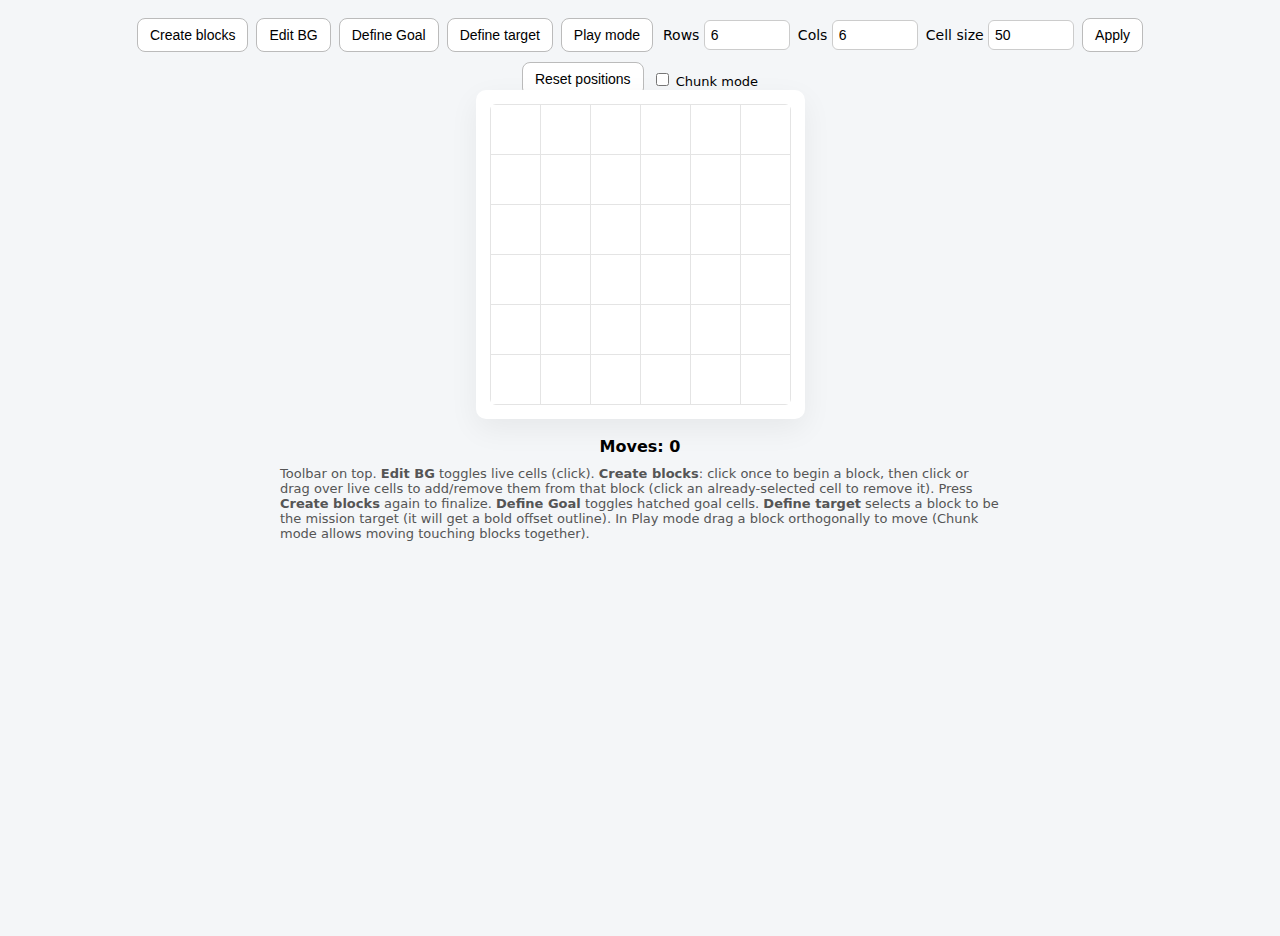
<file: Blocks.html>
<!doctype html>
<html lang="en">
<head>
<meta charset="utf-8" />
<meta name="viewport" content="width=device-width,initial-scale=1" />
<title>Klotski — Vibe Project (Recreated)</title>
<style>
  :root{--toolbar-h:72px}
  html,body{height:100%;margin:0;font-family:Inter,system-ui,Arial,Helvetica,sans-serif;background:#f4f6f8}
  .app{min-height:100%;display:flex;flex-direction:column;align-items:center;padding:18px}
  .toolbar{height:var(--toolbar-h);display:flex;gap:10px;align-items:center;justify-content:center;flex-wrap:wrap}
  .group{display:flex;gap:8px;align-items:center}
  button,input,label{font-size:14px}
  button{padding:8px 12px;border-radius:8px;border:1px solid #bbb;background:white;cursor:pointer}
  button.active{background:gray;color:#fff;border-color:gray}
  .center{display:flex;flex-direction:column;align-items:center;gap:10px}
  .stage-wrap{background:white;padding:14px;border-radius:10px;box-shadow:0 10px 30px rgba(0,0,0,0.06)}
  canvas{display:block;cursor:crosshair;border-radius:6px}
  .moves{margin-top:8px;font-weight:600;text-align:center}
  .hint{font-size:13px;color:#555;max-width:720px}
  .inp{width:72px;padding:6px;border-radius:6px;border:1px solid #ccc}
  .small{font-size:13px}
</style>
</head>
<body>
<div class="app">
  <div class="toolbar">
    <div class="group">
      <button id="createBlocksBtn">Create blocks</button>
      <button id="editBgBtn">Edit BG</button>
      <button id="defineGoalBtn">Define Goal</button>
      <button id="defineTargetBtn">Define target</button>
      <button id="playModeBtn">Play mode</button>
    </div>
    <div class="group">
      <label>Rows <input id="rows" class="inp" type="number" min="2" value="6"></label>
      <label>Cols <input id="cols" class="inp" type="number" min="2" value="6"></label>
      <label>Cell size <input id="cellSize" class="inp" type="number" min="20" value="50"></label>
      <button id="applyGrid">Apply</button>
    </div>
    <div class="group">
      <button id="resetPos">Reset positions</button>
      <label class="small"><input type="checkbox" id="chunkMode"> Chunk mode</label>
    </div>
  </div>

  <div class="center">
    <div class="stage-wrap">
      <canvas id="board"></canvas>
    </div>
    <div class="moves">Moves: <span id="movesCount">0</span></div>
    <div class="hint small">Toolbar on top. <strong>Edit BG</strong> toggles live cells (click). <strong>Create blocks</strong>: click once to begin a block, then click or drag over live cells to add/remove them from that block (click an already-selected cell to remove it). Press <strong>Create blocks</strong> again to finalize. <strong>Define Goal</strong> toggles hatched goal cells. <strong>Define target</strong> selects a block to be the mission target (it will get a bold offset outline). In Play mode drag a block orthogonally to move (Chunk mode allows moving touching blocks together).</div>
  </div>
</div>

<script>
(() => {
  // DOM
  const canvas = document.getElementById('board');
  const ctx = canvas.getContext('2d');
  const createBlocksBtn = document.getElementById('createBlocksBtn');
  const editBgBtn = document.getElementById('editBgBtn');
  const defineGoalBtn = document.getElementById('defineGoalBtn');
  const defineTargetBtn = document.getElementById('defineTargetBtn');
  const playModeBtn = document.getElementById('playModeBtn');
  const rowsInput = document.getElementById('rows');
  const colsInput = document.getElementById('cols');
  const cellSizeInput = document.getElementById('cellSize');
  const applyGridBtn = document.getElementById('applyGrid');
  const resetPosBtn = document.getElementById('resetPos');
  const chunkModeCheck = document.getElementById('chunkMode');
  const movesCountEl = document.getElementById('movesCount');

  // state
  let mode = 'editor'; // 'editor' | 'play'
  let tool = null; // 'create' | 'editbg' | 'goal' | 'target' | null
  let rows = parseInt(rowsInput.value,10);
  let cols = parseInt(colsInput.value,10);
  let cellSize = parseInt(cellSizeInput.value,10);

  // data
  let grid = []; // {active:boolean, goal:boolean}
  let blocks = []; // {id,color,cells:[{r,c}],initialCells,isTarget}
  let currentCreateBlock = null; // block being painted until finalize
  let savedInitial = null; let moves = 0;
  const palette = ['#ff8a4b','#8ecfff','#ffd166','#9be89f','#c49bff','#ffb3d9','#c0d6ff'];

  // sizing
  function resizeCanvas(){ canvas.width = cols * cellSize + 1; canvas.height = rows * cellSize + 1; canvas.style.width = canvas.width + 'px'; canvas.style.height = canvas.height + 'px'; draw(); }
  function makeGrid(r,c){ rows=r; cols=c; grid = Array.from({length:rows}, ()=>Array.from({length:cols}, ()=>({active:true, goal:false}))); }
  makeGrid(rows,cols); resizeCanvas();

  // helpers
  function inGrid(r,c){ return r>=0 && r<rows && c>=0 && c<cols; }
  function cellAtXY(clientX,clientY){ const rect = canvas.getBoundingClientRect(); const x = clientX - rect.left; const y = clientY - rect.top; const c = Math.floor(x / cellSize); const r = Math.floor(y / cellSize); const lx = x - c*cellSize; const ly = y - r*cellSize; return {r,c,lx,ly}; }
  function updateMoves(){ movesCountEl.textContent = moves; }

  function occupancy(list){ const map = Array.from({length:rows}, ()=>Array(cols).fill(null)); for(const b of list){ for(const z of b.cells) if(inGrid(z.r,z.c)) map[z.r][z.c] = b.id; } return map; }

  // drawing
  function drawGrid(){
    for(let r=0;r<rows;r++){
      for(let c=0;c<cols;c++){
        ctx.fillStyle = grid[r][c].active? '#fff':'#f0f0f0'; ctx.fillRect(c*cellSize, r*cellSize, cellSize, cellSize);
        if(grid[r][c].goal){ ctx.save(); ctx.beginPath(); ctx.rect(c*cellSize, r*cellSize, cellSize, cellSize); ctx.clip(); ctx.strokeStyle='rgba(0,0,0,0.12)'; for(let i=-cellSize;i<cellSize*2;i+=8){ ctx.beginPath(); ctx.moveTo(c*cellSize+i, r*cellSize); ctx.lineTo(c*cellSize+i+cellSize, r*cellSize+cellSize); ctx.stroke(); } ctx.restore(); }
      }
    }
    ctx.strokeStyle = '#e4e4e4'; ctx.lineWidth = 1;
    for(let r=0;r<=rows;r++){ ctx.beginPath(); ctx.moveTo(0, r*cellSize+0.5); ctx.lineTo(cols*cellSize, r*cellSize+0.5); ctx.stroke(); }
    for(let c=0;c<=cols;c++){ ctx.beginPath(); ctx.moveTo(c*cellSize+0.5, 0); ctx.lineTo(c*cellSize+0.5, rows*cellSize); ctx.stroke(); }
  }

  function drawBlocks(){
    // draw blocks by cell
    for(const b of blocks){
      for(const z of b.cells){ ctx.fillStyle = b.color; ctx.fillRect(z.c*cellSize+2, z.r*cellSize+2, cellSize-4, cellSize-4); }
    }
    // draw bold offset outline for target block only
    const target = blocks.find(b=>b.isTarget);
    if(target){
      // build pixel path around union of target cells using simple algorithm: draw slightly enlarged rects and use globalCompositeOperation to get outer stroke — here we'll just stroke each cell's perimeter with offset to create a chunky outline effect
      ctx.save(); ctx.lineWidth = 4; ctx.strokeStyle = '#000';
      for(const z of target.cells){ const x = z.c*cellSize+1, y = z.r*cellSize+1, s = cellSize-2; ctx.strokeRect(x,y,s,s); }
      ctx.restore();
    }
  }

  function draw(){ ctx.clearRect(0,0,canvas.width,canvas.height); drawGrid(); drawBlocks(); }

  // block creation
  function startCreateBlock(){ const id = Date.now() + Math.random(); const color = palette[blocks.length % palette.length]; const b = {id, color, cells:[], initialCells:[], isTarget:false}; blocks.push(b); currentCreateBlock = b; saveInitial(); draw(); }
  function finalizeCreateBlock(){ if(currentCreateBlock){ currentCreateBlock.initialCells = currentCreateBlock.cells.map(x=>({r:x.r,c:x.c})); currentCreateBlock = null; saveInitial(); draw(); } }
  function toggleCellInCurrentBlock(r,c){ if(!inGrid(r,c)) return false; if(!grid[r][c].active) return false; const occ = occupancy(blocks); // cannot add if occupied by another block
    if(occ[r][c] !== null && occ[r][c] !== (currentCreateBlock && currentCreateBlock.id)) return false;
    if(!currentCreateBlock) return false;
    const idx = currentCreateBlock.cells.findIndex(z=>z.r===r && z.c===c);
    if(idx>=0){ currentCreateBlock.cells.splice(idx,1); return true; }
    currentCreateBlock.cells.push({r,c}); return true;
  }

  function setTargetByCell(r,c){ const occ = occupancy(blocks); const id = occ[r][c]; for(const b of blocks) b.isTarget=false; if(id){ const b = blocks.find(x=>x.id===id); if(b) b.isTarget = true; saveInitial(); draw(); } }

  function saveInitial(){ savedInitial = blocks.map(b=>({id:b.id, cells:b.cells.map(x=>({r:x.r,c:x.c})), color:b.color, isTarget:b.isTarget})); }
  function resetToInitial(){ if(!savedInitial) return; blocks = savedInitial.map(s=>({id:s.id, cells:s.cells.map(x=>({r:x.r,c:x.c})), initialCells:s.cells.map(x=>({r:x.r,c:x.c})), color:s.color, isTarget:s.isTarget})); moves=0; updateMoves(); draw(); }

  // movement & collisions
  function canMove(blockIds, dr, dc){ const occ = occupancy(blocks); const staticMap = Array.from({length:rows}, ()=>Array(cols).fill(null)); for(const b of blocks){ if(!blockIds.includes(b.id)){ for(const z of b.cells) staticMap[z.r][z.c] = b.id; } }
    for(const id of blockIds){ const b = blocks.find(x=>x.id===id); for(const z of b.cells){ const nr=z.r+dr, nc=z.c+dc; if(!inGrid(nr,nc)) return false; if(!grid[nr][nc].active) return false; if(staticMap[nr][nc] !== null) return false; } }
    return true; }
  function moveBlockIds(blockIds, dr, dc){ for(const id of blockIds){ const b = blocks.find(x=>x.id===id); for(const z of b.cells){ z.r += dr; z.c += dc; } } }

  function findTouching(startId, dir){ const dirVec = {left:[0,-1], right:[0,1], up:[-1,0], down:[1,0]}[dir]; if(!dirVec) return [startId]; const [dr,dc] = dirVec; const occ = occupancy(blocks); const q=[startId]; const seen=new Set(q);
    while(q.length){ const id=q.shift(); const b=blocks.find(x=>x.id===id); for(const cell of b.cells){ const nr=cell.r+dr, nc=cell.c+dc; if(inGrid(nr,nc)){ const other = occ[nr][nc]; if(other !== null && !seen.has(other)){ seen.add(other); q.push(other); } } } }
    return Array.from(seen); }

  // interaction
  let dragging=false, dragMode=null; // 'paint' or 'move'
  let dragStart=null, dragBlock=null, movePreview={dr:0,dc:0,blockIds:[]};

  canvas.addEventListener('pointerdown', (ev)=>{
    canvas.setPointerCapture(ev.pointerId);
    const p = cellAtXY(ev.clientX, ev.clientY);
    if(!inGrid(p.r,p.c)) return;
    if(mode==='editor'){
      if(tool==='editbg'){ grid[p.r][p.c].active = !grid[p.r][p.c].active; draw(); return; }
      if(tool==='goal'){ grid[p.r][p.c].goal = !grid[p.r][p.c].goal; draw(); return; }
      if(tool==='create'){
        if(!currentCreateBlock) startCreateBlock(); dragging=true; dragMode='paint'; toggleCellInCurrentBlock(p.r,p.c); draw(); return; }
      if(tool==='target'){ setTargetByCell(p.r,p.c); return; }
    } else if(mode==='play'){
      const occ = occupancy(blocks); const id = occ[p.r][p.c]; if(!id) return; dragBlock = blocks.find(b=>b.id===id); dragging=true; dragMode='move'; dragStart={x:ev.clientX,y:ev.clientY}; movePreview={dr:0,dc:0,blockIds:[]}; }
  });

  canvas.addEventListener('pointermove', (ev)=>{
    const p = cellAtXY(ev.clientX, ev.clientY);
    if(!inGrid(Math.max(0,Math.min(rows-1,p.r)), Math.max(0,Math.min(cols-1,p.c)))) return;
    if(!dragging) return;
    if(dragMode==='paint'){
      toggleCellInCurrentBlock(p.r,p.c); draw();
    } else if(dragMode==='move'){
      const dx = ev.clientX - dragStart.x; const dy = ev.clientY - dragStart.y; let dr=0, dc=0;
      if(Math.abs(dx) > Math.abs(dy)){
        const steps = Math.floor(Math.abs(dx) / cellSize); dc = Math.sign(dx) * steps;
      } else {
        const steps = Math.floor(Math.abs(dy) / cellSize); dr = Math.sign(dy) * steps;
      }
      if(dr===0 && dc===0){ movePreview={dr:0,dc:0,blockIds:[]}; draw(); return; }
      let blockIds = [dragBlock.id];
      if(chunkModeCheck.checked){ const dir = dr!==0 ? (dr>0?'down':'up') : (dc>0?'right':'left'); blockIds = findTouching(dragBlock.id, dir); }
      const maxStep = Math.max(Math.abs(dr), Math.abs(dc)); const sgnR = dr===0?0:Math.sign(dr); const sgnC = dc===0?0:Math.sign(dc); let allowed=0;
      for(let s=1;s<=maxStep;s++){ if(canMove(blockIds, s*sgnR, s*sgnC)) allowed=s; else break; }
      movePreview={dr:allowed*sgnR, dc:allowed*sgnC, blockIds}; draw(); if(allowed>0){ ctx.save(); ctx.globalAlpha=0.22; for(const id of blockIds){ const b=blocks.find(x=>x.id===id); for(const z of b.cells){ ctx.fillStyle=b.color; ctx.fillRect((z.c+movePreview.dc)*cellSize+2, (z.r+movePreview.dr)*cellSize+2, cellSize-4, cellSize-4); } } ctx.restore(); }
    }
  });

  canvas.addEventListener('pointerup', (ev)=>{
    canvas.releasePointerCapture(ev.pointerId);
    if(!dragging) return; dragging=false;
    if(dragMode==='paint'){ saveInitial(); draw(); }
    else if(dragMode==='move'){
      if(movePreview && (movePreview.dr!==0 || movePreview.dc!==0)){
        moveBlockIds(movePreview.blockIds, movePreview.dr, movePreview.dc); moves++; updateMoves(); draw();
        // win check
        const target = blocks.find(b=>b.isTarget);
        if(target){ const allInGoal = target.cells.every(z=> grid[z.r] && grid[z.r][z.c] && grid[z.r][z.c].goal); if(allInGoal) setTimeout(()=>alert('Target delivered! Moves: '+moves),50); }
      }
      movePreview={dr:0,dc:0,blockIds:[]}; draw();
    }
    dragMode=null; dragBlock=null;
  });

  // UI actions
  function setActiveButton(name){ document.querySelectorAll('button').forEach(b=>b.classList.remove('active')); if(!name) return; const el = document.getElementById(name); if(el) el.classList.add('active'); }

  createBlocksBtn.addEventListener('click', ()=>{
    if(tool==='create'){ finalizeCreateBlock(); tool=null; setActiveButton(null); }
    else { tool='create'; setActiveButton('createBlocksBtn'); editBgBtn.classList.remove('active'); defineGoalBtn.classList.remove('active'); defineTargetBtn.classList.remove('active'); playModeBtn.classList.remove('active'); mode='editor'; }
  });

  editBgBtn.addEventListener('click', ()=>{
    if(tool==='editbg'){ tool=null; setActiveButton(null); } else { tool='editbg'; setActiveButton('editBgBtn'); createBlocksBtn.classList.remove('active'); defineGoalBtn.classList.remove('active'); defineTargetBtn.classList.remove('active'); playModeBtn.classList.remove('active'); mode='editor'; }
  });

  defineGoalBtn.addEventListener('click', ()=>{
    if(tool==='goal'){ tool=null; setActiveButton(null); } else { tool='goal'; setActiveButton('defineGoalBtn'); createBlocksBtn.classList.remove('active'); editBgBtn.classList.remove('active'); defineTargetBtn.classList.remove('active'); playModeBtn.classList.remove('active'); mode='editor'; }
  });

  defineTargetBtn.addEventListener('click', ()=>{
    if(tool==='target'){ tool=null; setActiveButton(null); } else { tool='target'; setActiveButton('defineTargetBtn'); createBlocksBtn.classList.remove('active'); editBgBtn.classList.remove('active'); defineGoalBtn.classList.remove('active'); playModeBtn.classList.remove('active'); mode='editor'; }
  });

  playModeBtn.addEventListener('click', ()=>{ if(currentCreateBlock) finalizeCreateBlock(); tool=null; setActiveButton('playModeBtn'); mode='play'; });

  applyGridBtn.addEventListener('click', ()=>{
    const r = parseInt(rowsInput.value,10); const c = parseInt(colsInput.value,10); const s = parseInt(cellSizeInput.value,10);
    if(isNaN(r)||isNaN(c)||isNaN(s)|| r<1 || c<1) return alert('Invalid grid values'); rows=r; cols=c; cellSize=s; // preserve goal flags and clip blocks
    const old = grid; makeGrid(rows,cols);
    for(let rr=0; rr<Math.min(old.length, rows); rr++) for(let cc=0; cc<Math.min(old[0].length, cols); cc++){ grid[rr][cc].goal = old[rr][cc].goal; grid[rr][cc].active = old[rr][cc].active; }
    blocks = blocks.map(b=>({ id:b.id, color:b.color, cells: b.cells.filter(z=> inGrid(z.r,z.c) && grid[z.r][z.c].active ), initialCells: b.initialCells? b.initialCells.filter(z=> inGrid(z.r,z.c) && grid[z.r][z.c].active):[], isTarget:b.isTarget })).filter(b=>b.cells.length>0);
    resizeCanvas(); saveInitial(); draw();
  });

  resetPosBtn.addEventListener('click', ()=>{ resetToInitial(); });

  // dblclick to set target in target tool
  canvas.addEventListener('dblclick', (ev)=>{ if(tool!=='target') return; const p = cellAtXY(ev.clientX,ev.clientY); if(!inGrid(p.r,p.c)) return; setTargetByCell(p.r,p.c); });

  // initial
  draw(); updateMoves();
})();
</script>
</body>
</html>
</file>
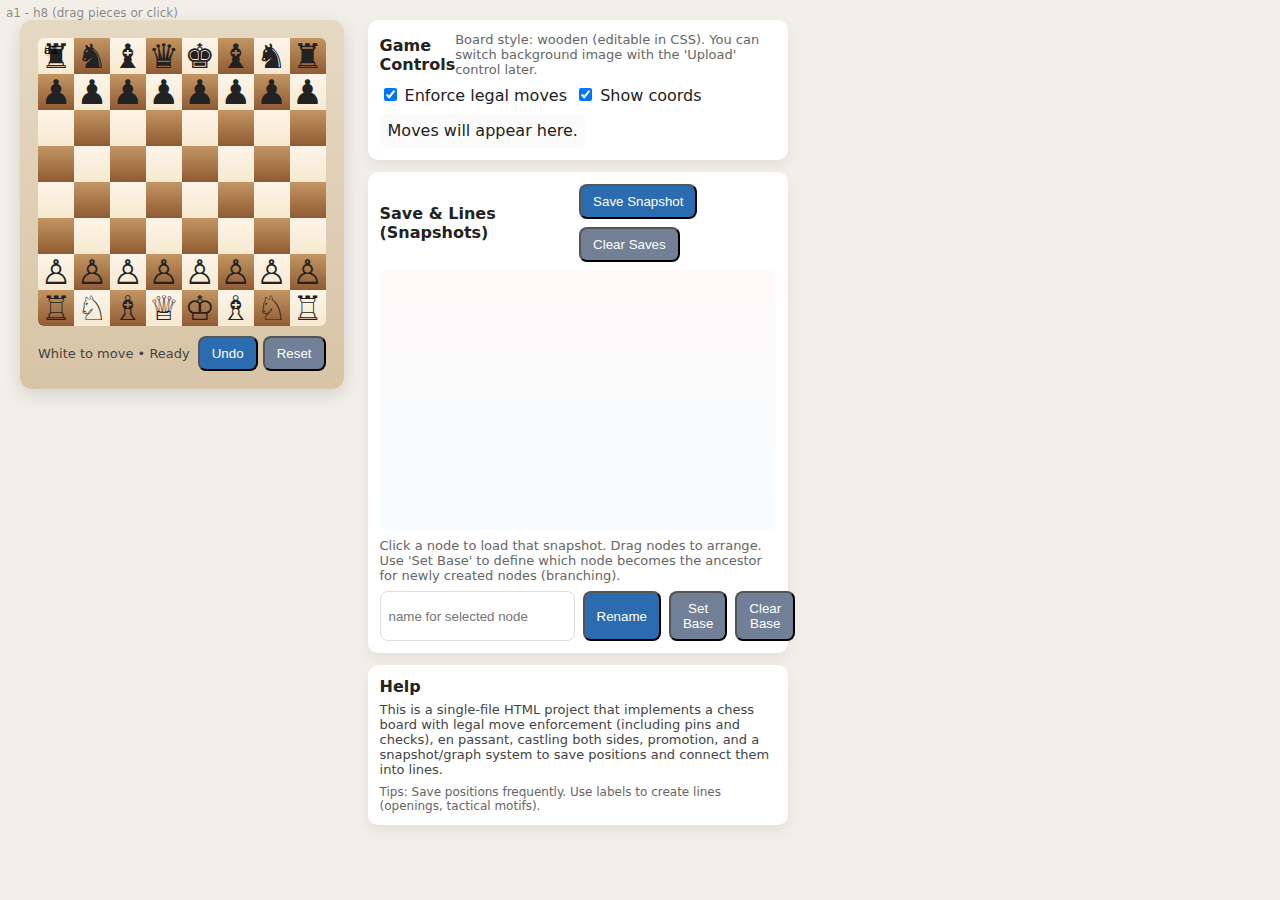
<file: docs/CHESS2.html>
<!doctype html>
<html lang="en">
<head>
<meta charset="utf-8" />
<meta name="viewport" content="width=device-width,initial-scale=1" />
<title>Chess Study v0.8</title>
<style>
:root{
  --board-size:min(100vh,100vw);
  --square-size: calc(var(--board-size) / 8);
}
body{font-family: Inter, system-ui, Arial; background:#f2efe9; margin:20px; color:#222}
.app{display:flex;gap:24px;align-items:flex-start}
.board-wrap{background:linear-gradient(180deg,#e6d9c3,#d7c4a6);padding:18px;border-radius:12px;box-shadow:0 6px 18px rgba(0,0,0,0.12)}
.board{aspect-ratio: 1 / 1;
  width: --board-size;display:grid;grid-template-columns:repeat(8,1fr);grid-template-rows: repeat(8, 1fr);border-radius:6px;overflow:hidden;position:relative}
.square{width:100%;height:100%;display:flex;align-items:center;justify-content:center;font-size:30px;user-select:none}
.square.light{background:linear-gradient(180deg,#fdf5e9,#f7e9d1)}
.square.dark{background:linear-gradient(180deg,#c49663,#8f5b33)}
.square.highlight{outline:4px solid rgba(255,255,0,0.45);box-sizing:border-box}
.square.last-move{box-shadow:inset 0 0 40px rgba(255,255,255,0.06)}
.coords{position:absolute;left:6px;top:6px;font-size:12px;color:rgba(0,0,0,0.45)}
.controls{width:420px}
.controls .panel{background:white;padding:12px;border-radius:10px;box-shadow:0 6px 14px rgba(0,0,0,0.06);margin-bottom:12px}
.btn{display:inline-block;padding:8px 12px;border-radius:8px;background:#2b6cb0;color:white;text-decoration:none;cursor:pointer}
.btn.secondary{background:#718096}
.piece {
  font-size: min(10vw, 48px);
  line-height: 1;
  display:flex;
  align-items:center;
  justify-content:center;
  cursor:grab;
}
.row{display:flex;gap:8px;align-items:center}
.meta{font-size:13px;color:#444}
.moves-list{max-height:140px;overflow:auto;padding:8px;border-radius:8px;background:#fbfbfb}
.board-options{display:flex;gap:8px;margin-bottom:8px}
.save-stage{background:#ffffff;padding:10px;border-radius:10px;min-height:220px}
.save-item{background:#f7f7f8;padding:8px;border-radius:8px;margin:6px;display:inline-block;cursor:grab}
.save-toolbar{display:flex;gap:8px;flex-wrap:wrap}
.save-canvas{position:relative;width:100%;height:260px;border-radius:8px;background:linear-gradient(180deg,#fffafa,#f6fcff);overflow:auto}
.node{position:absolute;padding:8px 12px;border-radius:8px;background:#fff;border:1px solid #ddd;box-shadow:0 6px 12px rgba(0,0,0,0.06);cursor:grab;min-width:80px;text-align:center}
.node .title{font-weight:600;font-size:13px}
.node small{display:block;color:#666;margin-top:4px}
svg.connections{position:absolute;left:0;top:0;width:100%;height:100%;pointer-events:none}
.notice{font-size:13px;color:#666}
.promotion-modal{position:fixed;left:50%;top:50%;transform:translate(-50%,-50%);background:white;padding:14px;border-radius:10px;box-shadow:0 20px 50px rgba(0,0,0,0.2)}
.promotion-modal button{margin:6px}
.footer{font-size:12px;color:#666;margin-top:8px}
.base-indicator{font-size:12px;color:#2b6cb0;margin-left:8px}
</style>
</head>
<body>
<div class="app">
  <div class="board-wrap">
    <div class="coords">a1 - h8 (drag pieces or click)</div>
    <div id="board" class="board"></div>
    <div style="margin-top:10px;display:flex;gap:8px;justify-content:space-between;align-items:center">
      <div class="meta"><span id="turnLabel">White to move</span> • <span id="statusLabel">Ready</span></div>
      <div>
        <button class="btn" id="undoBtn">Undo</button>
        <button class="btn secondary" id="resetBtn">Reset</button>
      </div>
    </div>
  </div>
  <div class="controls">
    <div class="panel">
      <div style="display:flex;justify-content:space-between;align-items:center;margin-bottom:8px">
        <div style="font-weight:700">Game Controls</div>
        <div class="notice">Board style: wooden (editable in CSS). You can switch background image with the 'Upload' control later.</div>
      </div>
      <div class="row board-options">
        <label><input type="checkbox" id="legalOnly" checked> Enforce legal moves</label>
        <label><input type="checkbox" id="showCoords" checked> Show coords</label>
      </div>
      <div style="margin-top:8px" class="row">
        <div class="moves-list" id="movesList">Moves will appear here.</div>
      </div>
    </div>

    <div class="panel save-stage">
      <div style="display:flex;justify-content:space-between;align-items:center">
        <div style="font-weight:700">Save & Lines (Snapshots)</div>
        <div class="save-toolbar">
          <button class="btn" id="saveBtn">Save Snapshot</button>
          <button class="btn secondary" id="clearSaves">Clear Saves</button>
        </div>
      </div>
      <div style="margin-top:8px" class="save-canvas" id="saveCanvas">
        <svg class="connections" id="connections"></svg>
      </div>
      <div style="margin-top:8px">
        <div class="notice">Click a node to load that snapshot. Drag nodes to arrange. Use 'Set Base' to define which node becomes the ancestor for newly created nodes (branching).</div>
      </div>
      <div style="margin-top:8px;display:flex;gap:8px">
        <input id="nodeName" placeholder="name for selected node" style="flex:1;padding:8px;border-radius:8px;border:1px solid #ddd" />
        <button class="btn" id="renameNode">Rename</button>
        <!-- Set base controls -->
        <button class="btn secondary" id="setBaseBtn">Set Base</button>
        <button class="btn secondary" id="clearBaseBtn">Clear Base</button>
        <span class="base-indicator" id="baseIndicator" style="display:none">Base: <span id="baseName"></span></span>
      </div>
    </div>

    <div class="panel">
      <div style="font-weight:700;margin-bottom:6px">Help</div>
      <div class="meta">This is a single-file HTML project that implements a chess board with legal move enforcement (including pins and checks), en passant, castling both sides, promotion, and a snapshot/graph system to save positions and connect them into lines.</div>
      <div class="footer">Tips: Save positions frequently. Use labels to create lines (openings, tactical motifs).</div>
    </div>
  </div>
</div>

<div id="promotionModal" class="promotion-modal" style="display:none">
  <div style="font-weight:700;margin-bottom:8px">Choose promotion piece</div>
  <div id="promoButtons"></div>
  <div style="text-align:right;margin-top:8px"><button class="btn secondary" id="promoCancel">Cancel</button></div>
</div>

<script>
/*
  Modified Save & Nodes logic:
  - Snapshot names default to the last move (option A)
  - 'Set Base' button makes the selected node the base ancestor for future saves
  - Automatic parent-child creation: new nodes attach under the most-recent descendant of base
  - Connections drawn automatically from parent -> child; manual linking removed
*/

// --- Utilities (kept from original file)
const PIECES = { p:'pawn', r:'rook', n:'knight', b:'bishop', q:'queen', k:'king' };
const initialFEN = "rnbqkbnr/pppppppp/8/8/8/8/PPPPPPPP/RNBQKBNR w KQkq - 0 1";

function deepClone(obj){ return JSON.parse(JSON.stringify(obj)); }

function fenToBoard(fen){
  const [placement, turn, castling, ep] = fen.split(' ');
  const rows = placement.split('/');
  let board = Array.from({length:8},()=>Array(8).fill(null));
  for(let r=0;r<8;r++){
    let file=0;
    for(const ch of rows[r]){
      if(/[1-8]/.test(ch)){ file+=parseInt(ch); }
      else { board[r][file]=ch; file++; }
    }
  }
  return {board, turn: turn==='w'?'w':'b', castling: castling==='-'? '': castling, ep: ep==='-'?null:ep };
}
function boardToFEN(state){
  let out='';
  for(let r=0;r<8;r++){
    let empty=0;
    for(let f=0;f<8;f++){
      const p = state.board[r][f];
      if(!p) empty++; else { if(empty){ out+=empty; empty=0;} out+=p; }
    }
    if(empty) out+=empty;
    if(r<7) out+='/';
  }
  const turn = state.turn;
  const castling = state.castling || '-';
  const ep = state.ep || '-';
  return `${out} ${turn} ${castling} ${ep} 0 1`;
}

function algebraic(r,f){ return 'abcdefgh'[f] + (8-r); }
function fromAlg(s){ const f='abcdefgh'.indexOf(s[0]); const r=8-parseInt(s[1]); return [r,f]; }

// Initialize board state
let gameState = fenToBoard(initialFEN);
let moveHistory = [];
let selected = null; // {r,f}
let legalOnly=true;
let lastMoveHighlight = [];

// Castling rights
if(!gameState.castling) gameState.castling='KQkq';

// --- Rendering (same as original)
const boardEl = document.getElementById('board');
const turnLabel = document.getElementById('turnLabel');
const statusLabel = document.getElementById('statusLabel');
const movesList = document.getElementById('movesList');

function renderBoard(){
  boardEl.innerHTML='';
  for(let r=0;r<8;r++){
    for(let f=0;f<8;f++){
      const sq=document.createElement('div');
      sq.className='square '+(((r+f)%2) ? 'dark':'light');
      sq.dataset.r=r; sq.dataset.f=f; sq.id=`sq-${r}-${f}`;
      if((r===7 && document.getElementById('showCoords').checked) || (f===0 && document.getElementById('showCoords').checked)){
        const small=document.createElement('div');
        small.style.fontSize='11px'; small.style.position='absolute'; small.style.left='6px'; small.style.top='6px'; small.style.color='rgba(0,0,0,0.2)';
        small.innerText = algebraic(r,f);
        sq.appendChild(small);
      }
      const p = gameState.board[r][f];
      if(p){
        const span=document.createElement('div'); span.className='piece'; span.draggable=true; span.style.fontSize='34px';
        span.innerHTML = pieceToUnicode(p);
        span.dataset.p=p; span.dataset.r=r; span.dataset.f=f;
        span.addEventListener('dragstart',e=>dragStart(e,r,f));
        sq.appendChild(span);
      }
      sq.addEventListener('click',()=>onSquareClick(r,f));
      sq.addEventListener('dragover',e=>e.preventDefault());
      sq.addEventListener('drop',e=>onDrop(e,r,f));
      boardEl.appendChild(sq);
    }
  }
  // highlight last move
  lastMoveHighlight.forEach(a=>{ const el=document.getElementById(`sq-${a[0]}-${a[1]}`); if(el) el.classList.add('last-move'); });
  if(selected){
    const sqSel = document.getElementById(`sq-${selected.r}-${selected.f}`);
    if(sqSel) sqSel.classList.add('highlight');
    const moves = generateLegalMovesForSquare(selected.r, selected.f);
    for(const mv of moves){ const e=document.getElementById(`sq-${mv.to[0]}-${mv.to[1]}`); if(e) e.classList.add('highlight'); }
  }
  turnLabel.innerText = gameState.turn === 'w' ? 'White to move' : 'Black to move';
}

function pieceToUnicode(p){
  const map = {P:'♙',R:'♖',N:'♘',B:'♗',Q:'♕',K:'♔', p:'♟', r:'♜', n:'♞', b:'♝', q:'♛', k:'♚'};
  return map[p]||p;
}

// --- Drag/drop & moves (mostly same as original)
function dragStart(e,r,f){ selected={r,f}; setStatus('Piece selected'); renderBoard(); }
function onDrop(e,r,f){ if(!selected) return; tryMakeMove(selected.r, selected.f, r, f); selected=null; renderBoard(); }
function onSquareClick(r,f){ const p = gameState.board[r][f]; if(selected && selected.r===r && selected.f===f){ selected=null; renderBoard(); return; }
  if(selected){ tryMakeMove(selected.r, selected.f, r, f); selected=null; renderBoard(); return; }
  if(p && ((p===p.toUpperCase() && gameState.turn==='w') || (p===p.toLowerCase() && gameState.turn==='b'))){ selected={r,f}; setStatus('Selected '+p); renderBoard(); }
}

function generateLegalMovesForSquare(r,f){
  const p = gameState.board[r][f]; if(!p) return [];
  const color = (p===p.toUpperCase()) ? 'w':'b'; if(color!==gameState.turn) return [];
  let moves = generatePseudoMoves(r,f,p);
  const legal = moves.filter(mv=>{
    const snapshot = saveStateForTest();
    makeMoveInternal(mv);
    const ok = !isKingInCheck(color);
    restoreStateFromTest(snapshot);
    return ok;
  });
  return legal;
}

function generateAllLegalMoves(color){
  let out=[];
  for(let r=0;r<8;r++) for(let f=0;f<8;f++){
    const p = gameState.board[r][f]; if(!p) continue;
    const c = p===p.toUpperCase()?'w':'b'; if(c!==color) continue;
    const moves = generateLegalMovesForSquare(r,f);
    for(const mv of moves) out.push(mv);
  }
  return out;
}

function generatePseudoMoves(r,f,p){
  const moves=[];
  const color = p===p.toUpperCase() ? 'w':'b';
  const dir = (color==='w') ? -1:1;
  const opp = color==='w'?'b':'w';
  const isUpper = p===p.toUpperCase();
  const lowerP = p.toLowerCase();
  if(lowerP==='p'){
    const r1 = r+dir;
    if(inBounds(r1,f) && !gameState.board[r1][f]){
      moves.push({from:[r,f],to:[r1,f],piece:p,type:'move'});
      const startRow = color==='w'?6:1;
      if(r===startRow){ const r2=r+dir*2; if(!gameState.board[r2][f]) moves.push({from:[r,f],to:[r2,f],piece:p,type:'double'}); }
    }
    for(const df of [-1,1]){
      const rf = r+dir, ff=f+df;
      if(inBounds(rf,ff)){
        const target = gameState.board[rf][ff];
        if(target && ((target===target.toUpperCase() && color==='b') || (target===target.toLowerCase() && color==='w'))){
          moves.push({from:[r,f],to:[rf,ff],piece:p,type:'capture'});
        }
      }
    }
    if(gameState.ep){
      const ep = fromAlg(gameState.ep);
      if(Math.abs(ep[1]-f)===1 && ep[0]===r+dir){ moves.push({from:[r,f],to:[ep[0],ep[1]],piece:p,type:'enpassant'}); }
    }
  }
  else if(lowerP==='n'){
    const dirs=[[2,1],[2,-1],[-2,1],[-2,-1],[1,2],[1,-2],[-1,2],[-1,-2]];
    for(const d of dirs){ const rr=r+d[0], ff=f+d[1]; if(inBounds(rr,ff) && !isOwn(rr,ff,color)) moves.push({from:[r,f],to:[rr,ff],piece:p,type:isEnemy(rr,ff,color)?'capture':'move'}); }
  }
  else if(lowerP==='b' || lowerP==='r' || lowerP==='q'){
    const vectors = [];
    if(lowerP==='b' || lowerP==='q') vectors.push(...[[1,1],[1,-1],[-1,1],[-1,-1]]);
    if(lowerP==='r' || lowerP==='q') vectors.push(...[[1,0],[-1,0],[0,1],[0,-1]]);
    for(const v of vectors){
      let rr=r+v[0], ff=f+v[1];
      while(inBounds(rr,ff)){
        if(!gameState.board[rr][ff]){ moves.push({from:[r,f],to:[rr,ff],piece:p,type:'move'}); }
        else { if(isEnemy(rr,ff,color)) moves.push({from:[r,f],to:[rr,ff],piece:p,type:'capture'}); break; }
        rr+=v[0]; ff+=v[1];
      }
    }
  }
  else if(lowerP==='k'){
    for(let dr=-1;dr<=1;dr++) for(let df=-1;df<=1;df++){ if(dr===0 && df===0) continue; const rr=r+dr, ff=f+df; if(inBounds(rr,ff) && !isOwn(rr,ff,color)) moves.push({from:[r,f],to:[rr,ff],piece:p,type:isEnemy(rr,ff,color)?'capture':'move'}); }
    if(color==='w'){
      if(gameState.castling && gameState.castling.includes('K')){
        if(!gameState.board[7][5] && !gameState.board[7][6]) moves.push({from:[7,4],to:[7,6],piece:p,type:'castleK'});
      }
      if(gameState.castling && gameState.castling.includes('Q')){
        if(!gameState.board[7][1] && !gameState.board[7][2] && !gameState.board[7][3]) moves.push({from:[7,4],to:[7,2],piece:p,type:'castleQ'});
      }
    } else {
      if(gameState.castling && gameState.castling.includes('k')){
        if(!gameState.board[0][5] && !gameState.board[0][6]) moves.push({from:[0,4],to:[0,6],piece:p,type:'castleK'});
      }
      if(gameState.castling && gameState.castling.includes('q')){
        if(!gameState.board[0][1] && !gameState.board[0][2] && !gameState.board[0][3]) moves.push({from:[0,4],to:[0,2],piece:p,type:'castleQ'});
      }
    }
  }
  return moves;
}

function inBounds(r,f){ return r>=0 && r<8 && f>=0 && f<8; }
function isOwn(r,f,color){ const t=gameState.board[r][f]; if(!t) return false; return (t===t.toUpperCase() && color==='w') || (t===t.toLowerCase() && color==='b'); }
function isEnemy(r,f,color){ const t=gameState.board[r][f]; if(!t) return false; return (t===t.toUpperCase() && color==='b') || (t===t.toLowerCase() && color==='w'); }

function tryMakeMove(r1,f1,r2,f2){
  const p = gameState.board[r1][f1]; if(!p) return false;
  const moves = generateLegalMovesForSquare(r1,f1);
  const mv = moves.find(m=>m.to[0]===r2 && m.to[1]===f2);
  if(!mv){ setStatus('Illegal move'); return false; }
  if(mv.piece.toLowerCase()==='p' && (r2===0 || r2===7)){
    showPromotionChooser(mv, chosen=>{ makeMove(mv, chosen); });
  } else {
    makeMove(mv);
  }
  return true;
}

// --- SAN-ish naming helper (simple)
// produces simple SAN-like names: e4, exd5, Nf3, Nxf3, O-O, O-O-O, e8=Q etc.
// This is simplified (no disambiguation), enough for labeling snapshots per requirement A.
function simpleMoveName(mv, promotionChoice){
  if(!mv) return 'start';
  if(mv.type==='castleK') return 'O-O';
  if(mv.type==='castleQ') return 'O-O-O';
  const toAlg = algebraic(mv.to[0], mv.to[1]);
  const piece = mv.piece;
  const lower = piece.toLowerCase();
  const isPawn = lower==='p';
  // detect capture: if target occupied or enpassant
  let isCap = mv.type==='capture' || mv.type==='enpassant';
  // For normal capture detection, check current gameState (moveHistory push occurs after calling this).
  if(!isCap){
    const target = gameState.board[mv.to[0]] && gameState.board[mv.to[0]][mv.to[1]];
    if(target) isCap = true;
  }
  if(isPawn){
    // pawn move: either 'exd5' or 'e4'
    const fromFile = 'abcdefgh'[mv.from[1]];
    if(isCap) return `${fromFile}x${toAlg}` + (mv.type==='enpassant' ? ' ep' : '') + (promotionChoice? '='+promotionChoice.toUpperCase() : '');
    else return `${toAlg}` + (promotionChoice? '='+promotionChoice.toUpperCase() : '');
  } else {
    const pieceLetter = piece.toUpperCase();
    return (isCap? pieceLetter + 'x' + toAlg : pieceLetter + toAlg) + (promotionChoice? '='+promotionChoice.toUpperCase() : '');
  }
}

// --- makeMove: push history, compute move name, then apply
function makeMove(mv, promotionChoice){
  // compute simple SAN name using present gameState (which is pre-move)
  const computedName = simpleMoveName(mv, promotionChoice);
  // push history
  const hist = {state:deepClone(gameState), mv: deepClone(mv)};
  moveHistory.push(hist);
  // apply move
  makeMoveInternal(mv, promotionChoice);
  // update last move highlight
  lastMoveHighlight = [mv.from, mv.to];
  renderMoves();
  renderBoard();
}

// Internal apply (same as original)
function makeMoveInternal(mv, promotionChoice){
  const [r1,f1]=mv.from; const [r2,f2]=mv.to; const p = gameState.board[r1][f1];
  if(mv.type==='enpassant'){
    const capR = r1; const capF = f2;
    gameState.board[capR][capF]=null;
  }
  if(mv.type==='castleK'){
    if(gameState.turn==='w'){
      gameState.board[7][6]=gameState.board[7][4]; gameState.board[7][4]=null;
      gameState.board[7][5]=gameState.board[7][7]; gameState.board[7][7]=null;
    } else {
      gameState.board[0][6]=gameState.board[0][4]; gameState.board[0][4]=null;
      gameState.board[0][5]=gameState.board[0][7]; gameState.board[0][7]=null;
    }
    if(gameState.turn==='w') gameState.castling = gameState.castling.replace('K','').replace('Q',''); else gameState.castling = gameState.castling.replace('k','').replace('q','');
    gameState.ep=null; gameState.turn = gameState.turn==='w'?'b':'w'; return;
  }
  if(mv.type==='castleQ'){
    if(gameState.turn==='w'){
      gameState.board[7][2]=gameState.board[7][4]; gameState.board[7][4]=null;
      gameState.board[7][3]=gameState.board[7][0]; gameState.board[7][0]=null;
    } else {
      gameState.board[0][2]=gameState.board[0][4]; gameState.board[0][4]=null;
      gameState.board[0][3]=gameState.board[0][0]; gameState.board[0][0]=null;
    }
    if(gameState.turn==='w') gameState.castling = gameState.castling.replace('K','').replace('Q',''); else gameState.castling = gameState.castling.replace('k','').replace('q','');
    gameState.ep=null; gameState.turn = gameState.turn==='w'?'b':'w'; return;
  }
  gameState.board[r2][f2] = gameState.board[r1][f1]; gameState.board[r1][f1]=null;
  if(mv.type==='double'){
    const epR = (r1 + r2)/2; gameState.ep = algebraic(epR,f1);
  } else {
    gameState.ep = null;
  }
  if(p.toLowerCase()==='p' && (r2===0 || r2===7)){
    const make = promotionChoice||'q';
    const color = p===p.toUpperCase()?'w':'b';
    const pieceChar = color==='w'?make.toUpperCase():make.toLowerCase();
    gameState.board[r2][f2] = pieceChar;
  }
  if(p.toLowerCase()==='k'){
    if(p===p.toUpperCase()) gameState.castling = gameState.castling.replace('K','').replace('Q',''); else gameState.castling = gameState.castling.replace('k','').replace('q','');
  }
  if(p.toLowerCase()==='r'){
    if(r1===7 && f1===0) gameState.castling = gameState.castling.replace('Q','');
    if(r1===7 && f1===7) gameState.castling = gameState.castling.replace('K','');
    if(r1===0 && f1===0) gameState.castling = gameState.castling.replace('q','');
    if(r1===0 && f1===7) gameState.castling = gameState.castling.replace('k','');
  }
  if(mv.type==='capture'){
    if(r2===7 && f2===0) gameState.castling = gameState.castling.replace('Q','');
    if(r2===7 && f2===7) gameState.castling = gameState.castling.replace('K','');
    if(r2===0 && f2===0) gameState.castling = gameState.castling.replace('q','');
    if(r2===0 && f2===7) gameState.castling = gameState.castling.replace('k','');
  }
  gameState.turn = gameState.turn==='w'?'b':'w';
}

function saveStateForTest(){ return deepClone(gameState); }
function restoreStateFromTest(s){ gameState = s; }

function isKingInCheck(color){
  let kr=-1,kf=-1; for(let r=0;r<8;r++) for(let f=0;f<8;f++){ const p=gameState.board[r][f]; if(p && ((p==='K' && color==='w') || (p==='k' && color==='b'))){ kr=r;kf=f; } }
  if(kr===-1) return true;
  const enemy = color==='w'?'b':'w';
  const pd = color==='w'?-1:1;
  for(const df of [-1,1]){
    const rr=kr+pd, ff=kf+df; if(inBounds(rr,ff)){ const t=gameState.board[rr][ff]; if(t && ((t==='p' && enemy==='b') || (t==='P' && enemy==='w'))) return true; }
  }
  const ndirs=[[2,1],[2,-1],[-2,1],[-2,-1],[1,2],[1,-2],[-1,2],[-1,-2]];
  for(const d of ndirs){ const rr=kr+d[0], ff=kf+d[1]; if(inBounds(rr,ff)){ const t=gameState.board[rr][ff]; if(t && (t.toLowerCase()==='n') && ((t===t.toUpperCase())=== (enemy==='w'))) return true; } }
  const rays = {rook:[[1,0],[-1,0],[0,1],[0,-1]], bishop:[[1,1],[1,-1],[-1,1],[-1,-1]] };
  for(const v of rays.rook){ let rr=kr+v[0], ff=kf+v[1]; while(inBounds(rr,ff)){ const t=gameState.board[rr][ff]; if(t){ if((t.toLowerCase()==='r' || t.toLowerCase()==='q') && ((t===t.toUpperCase())=== (enemy==='w'))) return true; else break; } rr+=v[0]; ff+=v[1]; } }
  for(const v of rays.bishop){ let rr=kr+v[0], ff=kf+v[1]; while(inBounds(rr,ff)){ const t=gameState.board[rr][ff]; if(t){ if((t.toLowerCase()==='b' || t.toLowerCase()==='q') && ((t===t.toUpperCase())=== (enemy==='w'))) return true; else break; } rr+=v[0]; ff+=v[1]; } }
  for(let dr=-1;dr<=1;dr++) for(let df=-1;df<=1;df++){ if(dr===0&&df===0) continue; const rr=kr+dr, ff=kf+df; if(inBounds(rr,ff)){ const t=gameState.board[rr][ff]; if(t && t.toLowerCase()==='k' && ((t===t.toUpperCase())=== (enemy==='w'))) return true; } }
  return false;
}

// --- UI helpers
function setStatus(s){ statusLabel.innerText = s; }

function renderMoves(){ movesList.innerHTML=''; for(let i=0;i<moveHistory.length;i++){ const mv = moveHistory[i].mv; const from=algebraic(mv.from[0],mv.from[1]); const to=algebraic(mv.to[0],mv.to[1]); const el=document.createElement('div'); el.innerText = (i+1)+'. '+from+'-'+to+' '+(mv.type||''); movesList.appendChild(el); } }

// Undo/Reset
document.getElementById('undoBtn').addEventListener('click',()=>{ if(moveHistory.length===0) return; const last = moveHistory.pop(); gameState = last.state; lastMoveHighlight = []; renderMoves(); renderBoard(); });
document.getElementById('resetBtn').addEventListener('click',()=>{ gameState = fenToBoard(initialFEN); moveHistory=[]; lastMoveHighlight=[]; renderMoves(); renderBoard(); });

// Options
document.getElementById('legalOnly').addEventListener('change',e=>{ legalOnly = e.target.checked; });
document.getElementById('showCoords').addEventListener('change',e=>{ renderBoard(); });

// Promotion modal
let promotionCallback=null; function showPromotionChooser(mv, cb){ promotionCallback = cb; const pb = document.getElementById('promoButtons'); pb.innerHTML=''; ['q','r','b','n'].forEach(p=>{ const b=document.createElement('button'); b.className='btn'; b.innerText = p.toUpperCase(); b.addEventListener('click',()=>{ hidePromotion(); cb(p); }); pb.appendChild(b); }); document.getElementById('promotionModal').style.display='block'; }
function hidePromotion(){ document.getElementById('promotionModal').style.display='none'; promotionCallback=null; }
document.getElementById('promoCancel').addEventListener('click',()=>{ hidePromotion(); });

// --- Saving snapshots & node graph (rewritten per request)

// DOM refs
const saveCanvas = document.getElementById('saveCanvas');
const connectionsSVG = document.getElementById('connections');
let saves = loadSaves(); let selectedNodeId = null;
let baseNodeId = null; // the 'Set Base' node id
renderSaves();

// Save snapshot: create node, automatically attach under base lineage if base set
function saveCurrentSnapshot(){
  const fen = boardToFEN(gameState);
  const ts = Date.now();
  const id = 'n'+ts;
  // compute default name: last move name (option A)
  let name = 'start';
  if(moveHistory.length>0){
    // last entry in moveHistory corresponds to the move just made before current state.
    const lastHist = moveHistory[moveHistory.length-1];
    const lastMv = lastHist.mv;
    // We don't have promotionChoice in history; attempt to detect promotion by checking board at mv.to
    let promotionChoice = null;
    // if piece on destination is not pawn and original was pawn, treat as promotion
    try{
      const destPiece = gameState.board[lastMv.to[0]][lastMv.to[1]];
      if(destPiece && destPiece.toLowerCase()!=='p' && lastMv.piece.toLowerCase()==='p') promotionChoice = destPiece.toUpperCase();
    }catch(e){}
    name = simpleMoveName(lastMv, promotionChoice);
  }
  // create node object
  const node = {id, name, fen, x:20 + (Object.keys(saves).length%6)*120, y:20 + Math.floor(Object.keys(saves).length/6)*80, parent:null, created:ts, children:[]};
  // attach to base lineage if baseNodeId set
  if(baseNodeId && saves[baseNodeId]){
    // find the most recent descendant in that base tree (by created timestamp)
    const candidates = [];
    for(const k in saves){
      // walk up parent chain to see if baseNodeId is ancestor or equals
      let cur = saves[k];
      while(cur){
        if(cur.id === baseNodeId){ candidates.push(saves[k]); break; }
        if(!cur.parent) break;
        cur = saves[cur.parent];
      }
    }
    // choose the candidate with max created timestamp; if none, parent=baseNodeId
    if(candidates.length>0){
      candidates.sort((a,b)=>b.created - a.created);
      node.parent = candidates[0].id;
      saves[candidates[0].id].children = saves[candidates[0].id].children || [];
      saves[candidates[0].id].children.push(id);
    } else {
      node.parent = baseNodeId;
      saves[baseNodeId].children = saves[baseNodeId].children || [];
      saves[baseNodeId].children.push(id);
    }
  }
  // if no base, parent remains null (root)
  saves[id]=node;
  persistSaves();
  renderSaves();
}
document.getElementById('saveBtn').addEventListener('click',saveCurrentSnapshot);
document.getElementById('clearSaves').addEventListener('click',()=>{ if(confirm('Clear all saves?')){ saves={}; baseNodeId=null; selectedNodeId=null; persistSaves(); renderSaves(); }});

// Rename selected node (user can still rename)
document.getElementById('renameNode').addEventListener('click',()=>{
  if(!selectedNodeId) return alert('Select a node first by clicking it'); const name = document.getElementById('nodeName').value.trim(); if(!name) return alert('Provide a name'); saves[selectedNodeId].name=name; persistSaves(); renderSaves();
});

// Set / clear base
document.getElementById('setBaseBtn').addEventListener('click',()=>{
  if(!selectedNodeId) return alert('Select a node to be base first');
  baseNodeId = selectedNodeId;
  updateBaseIndicator();
});
document.getElementById('clearBaseBtn').addEventListener('click',()=>{
  baseNodeId = null; updateBaseIndicator();
});
function updateBaseIndicator(){
  const el = document.getElementById('baseIndicator');
  const nameEl = document.getElementById('baseName');
  if(baseNodeId && saves[baseNodeId]){ el.style.display='inline'; nameEl.innerText = saves[baseNodeId].name; } else { el.style.display='none'; nameEl.innerText=''; }
}

function persistSaves(){ localStorage.setItem('chess_saves', JSON.stringify(saves)); }
function loadSaves(){ try{ return JSON.parse(localStorage.getItem('chess_saves')||'{}'); }catch(e){return{}} }

function renderSaves(){ saveCanvas.innerHTML=''; saveCanvas.appendChild(connectionsSVG);
  // create node elems
  for(const id in saves){
    const node=saves[id];
    const el=document.createElement('div'); el.className='node'; el.style.left=node.x+'px'; el.style.top=node.y+'px'; el.id='node-'+id;
    // show only the move name (no raw id)
    el.innerHTML = `<div class="title">${node.name}</div><div style="margin-top:6px;font-size:12px;color:#666">${node.fen.split(' ')[1]==='w'?'White':'Black'} to move</div>`;
    el.addEventListener('mousedown',startDragNode(id));
    el.addEventListener('click',e=>{ e.stopPropagation(); selectNode(id); });
    saveCanvas.appendChild(el);
  }
  drawConnections();
  updateBaseIndicator();
}

function selectNode(id){ selectedNodeId=id; document.getElementById('nodeName').value = saves[id].name; // load snapshot
  const fen = saves[id].fen; gameState = fenToBoard(fen); moveHistory=[]; lastMoveHighlight=[]; renderBoard(); }

// Drag node
let dragInfo=null;
function startDragNode(id){ return function(e){ e.preventDefault(); dragInfo={id,ox:e.clientX,oy:e.clientY,startX:saves[id].x,startY:saves[id].y}; document.addEventListener('mousemove',onDragNode); document.addEventListener('mouseup',stopDragNode); } }
function onDragNode(e){ if(!dragInfo) return; const dx=e.clientX-dragInfo.ox, dy=e.clientY-dragInfo.oy; saves[dragInfo.id].x = dragInfo.startX + dx; saves[dragInfo.id].y = dragInfo.startY + dy; persistSaves(); renderSaves(); }
function stopDragNode(e){ dragInfo=null; document.removeEventListener('mousemove',onDragNode); document.removeEventListener('mouseup',stopDragNode); }

// clicking empty area deselect
saveCanvas.addEventListener('click',()=>{ selectedNodeId=null; document.getElementById('nodeName').value=''; });

// draw connections by parent -> child
function drawConnections(){ connectionsSVG.innerHTML=''; const rect = saveCanvas.getBoundingClientRect();
  for(const id in saves){
    const node=saves[id];
    if(node.parent){
      const parent = saves[node.parent];
      if(!parent) continue;
      const x1 = parent.x + 80, y1 = parent.y + 24;
      const x2 = node.x + 8, y2 = node.y + 24;
      const path = document.createElementNS('http://www.w3.org/2000/svg','path');
      path.setAttribute('d',`M ${x1} ${y1} C ${x1+40} ${y1} ${x2-40} ${y2} ${x2} ${y2}`);
      path.setAttribute('stroke','#2b6cb0'); path.setAttribute('stroke-width','2'); path.setAttribute('fill','none'); connectionsSVG.appendChild(path);
    }
  }
}

// --- small helper used for castling path safety (same as original)
function isAttacked(squareR, squareF, byColor){
  const snapshot = saveStateForTest(); const saveTurn = gameState.turn; gameState.turn = byColor; const moves = generateAllLegalMoves(byColor); gameState.turn = saveTurn; restoreStateFromTest(snapshot);
  return moves.some(m=>m.to[0]===squareR && m.to[1]===squareF);
}

// Re-render initially
renderBoard();

</script>
</body>
</html>
</file>
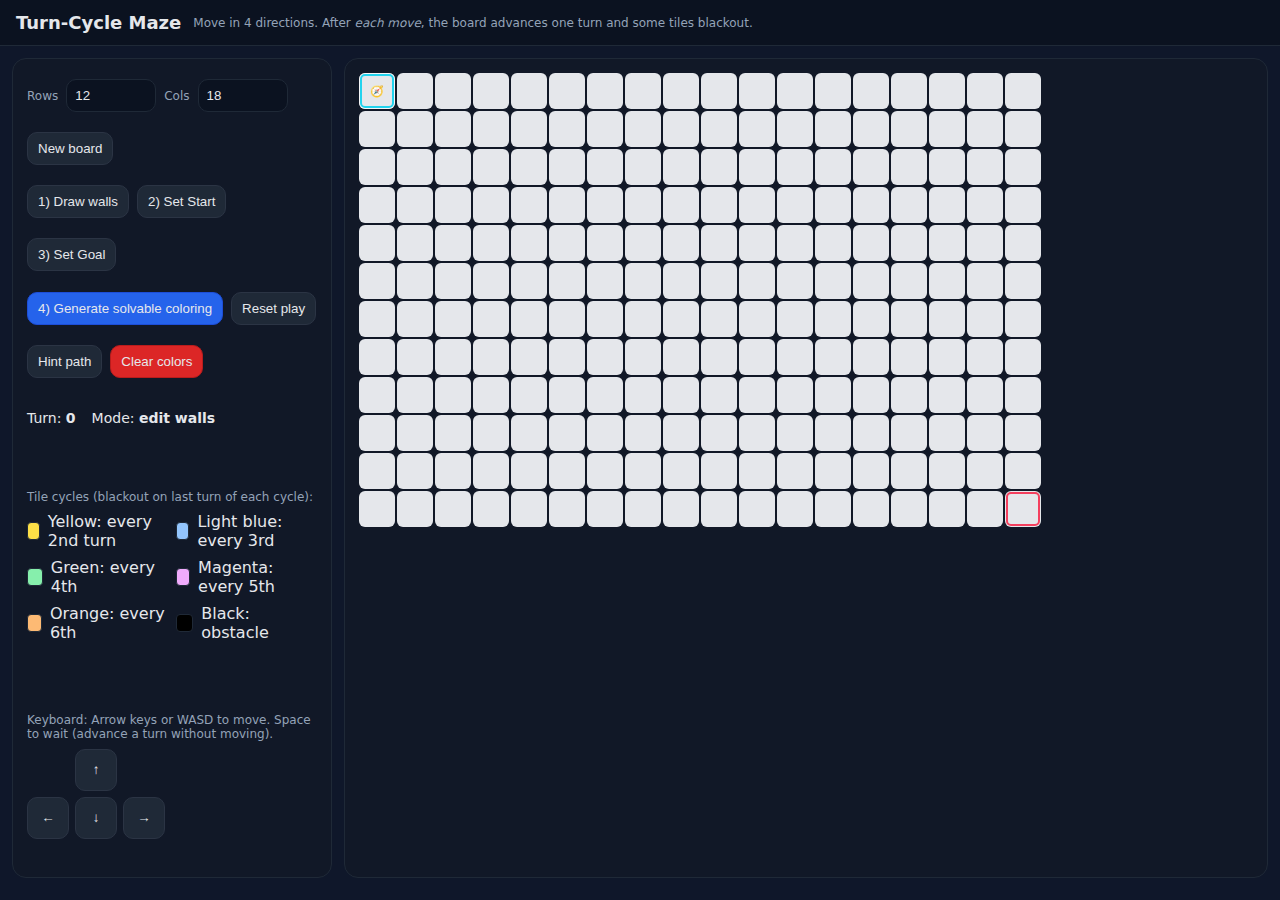
<file: docs/Cmaze.html>
<!doctype html>
<html lang="en">
<head>
  <meta charset="utf-8" />
  <meta name="viewport" content="width=device-width, initial-scale=1" />
  <title>Turn-Cycle Maze</title>
  <style>
    :root{ --cell:36px; --gap:2px; --bg:#0f172a; --panel:#111827; --text:#e5e7eb; --muted:#94a3b8; }
    *{box-sizing:border-box}
    body{margin:0;background:var(--bg);color:var(--text);font-family:ui-sans-serif,system-ui,-apple-system,Segoe UI,Roboto,Ubuntu,"Helvetica Neue",Arial}
    header{display:flex;gap:12px;align-items:center;padding:12px 16px;background:#0b1220;position:sticky;top:0;z-index:5;border-bottom:1px solid #1f2937}
    header h1{font-size:18px;margin:0;font-weight:700}
    header .muted{color:var(--muted);font-size:12px}
    .wrap{display:grid;grid-template-columns:320px 1fr;gap:12px;padding:12px;min-height:calc(100vh - 56px)}
    .panel{background:var(--panel);border:1px solid #1f2937;border-radius:14px;padding:14px}
    .grid{display:grid;gap:var(--gap);place-content:start}
    .cell{width:var(--cell);height:var(--cell);border-radius:6px;display:grid;place-items:center;font-size:11px;font-weight:700;color:#0b1220;user-select:none}
    .cell.obstacle{background:#000;color:#fff}
    /* Base palette (when "on") */
    .Y{background:#fde047} /* yellow */
    .B{background:#93c5fd} /* light blue */
    .G{background:#86efac} /* green */
    .M{background:#f0abfc} /* magenta */
    .O{background:#fdba74} /* orange */
    .W{background:#e5e7eb;color:#0f172a} /* plain white (used during editing before coloring) */
    .S{outline:2px solid #22d3ee; outline-offset:-3px} /* start */
    .E{outline:2px solid #f43f5e; outline-offset:-3px} /* goal */
    .blackout{background:#0a0a0a !important;color:#e5e7eb}
    .controls{display:grid;gap:8px}
    .controls label{font-size:12px;color:var(--muted)}
    .row{display:flex;gap:8px;align-items:center;flex-wrap:wrap}
    input[type=number]{width:90px;background:#0b1220;border:1px solid #1f2937;border-radius:10px;color:var(--text);padding:8px}
    button{background:#1f2937;border:1px solid #2b3444;color:var(--text);padding:8px 10px;border-radius:10px;cursor:pointer}
    button.primary{background:#2563eb;border-color:#1d4ed8}
    button.warn{background:#dc2626;border-color:#b91c1c}
    .legend{display:grid;grid-template-columns:repeat(2, minmax(0,1fr));gap:8px;margin-top:8px}
    .legend .item{display:flex;align-items:center;gap:8px}
    .mini{width:18px;height:18px;border-radius:4px;border:1px solid #1f2937}
    .pad{height:12px}
    .pad2{height:6px}
    .kbd{display:grid;grid-template-columns:repeat(3,42px);gap:6px;margin-top:8px}
    .kbd button{height:42px}
    .status{display:flex;gap:16px;align-items:center;margin-top:6px;font-size:14px}
    .msg{color:#facc15}
    .small{font-size:12px;color:var(--muted)}
  </style>
</head>
<body>
  <header>
    <h1>Turn‑Cycle Maze</h1>
    <span class="muted">Move in 4 directions. After <em>each move</em>, the board advances one turn and some tiles blackout.</span>
  </header>
  <div class="wrap">
    <section class="panel controls">
      <div class="row">
        <label>Rows</label>
        <input id="rows" type="number" min="3" max="40" value="12" />
        <label>Cols</label>
        <input id="cols" type="number" min="3" max="40" value="18" />
        <button id="newBoard">New board</button>
      </div>
      <div class="row">
        <button id="editWalls">1) Draw walls</button>
        <button id="setStart">2) Set Start</button>
        <button id="setGoal">3) Set Goal</button>
      </div>
      <div class="row">
        <button id="colorize" class="primary">4) Generate solvable coloring</button>
        <button id="resetPlay">Reset play</button>
        <button id="showPath">Hint path</button>
        <button id="clearColors" class="warn">Clear colors</button>
      </div>
      <div class="status">
        <div>Turn: <strong id="turn">0</strong></div>
        <div>Mode: <strong id="mode">edit walls</strong></div>
        <div class="msg" id="msg"></div>
      </div>
      <div class="pad"></div>
      <div>
        <div class="small">Tile cycles (blackout on last turn of each cycle):</div>
        <div class="legend">
          <div class="item"><span class="mini" style="background:#fde047"></span> Yellow: every 2nd turn</div>
          <div class="item"><span class="mini" style="background:#93c5fd"></span> Light blue: every 3rd</div>
          <div class="item"><span class="mini" style="background:#86efac"></span> Green: every 4th</div>
          <div class="item"><span class="mini" style="background:#f0abfc"></span> Magenta: every 5th</div>
          <div class="item"><span class="mini" style="background:#fdba74"></span> Orange: every 6th</div>
          <div class="item"><span class="mini" style="background:#000"></span> Black: obstacle</div>
        </div>
      </div>
      <div class="pad2"></div>
      <div>
        <div class="small">Keyboard: Arrow keys or WASD to move. Space to wait (advance a turn without moving).</div>
        <div class="kbd">
          <div></div><button id="btnUp">↑</button><div></div>
          <button id="btnLeft">←</button><button id="btnDown">↓</button><button id="btnRight">→</button>
        </div>
      </div>
    </section>

    <section class="panel">
      <div id="board" class="grid"></div>
    </section>
  </div>

  <script>
  // --- Data model -----------------------------------------------------------
  const TYPES = {
    OBST: {code:'#', period:1},
    Y:    {code:'Y', period:2}, // yellow: blackout when (t % 2) == 1
    B:    {code:'B', period:3}, // light blue: blackout when (t % 3) == 2
    G:    {code:'G', period:4},
    M:    {code:'M', period:5},
    O:    {code:'O', period:6},
  };
  const COLOR_SET = ['Y','B','G','M','O'];
  const LCM = 60; // lcm(2,3,4,5,6)
    
  let hintEnabled = false; // New state
  let R=12, C=18;
  let grid = []; // cells: {type:'W'|'#'|'Y'|'B'|'G'|'M'|'O'}; W means uncolored/editable empty
  let dragPainting = false; let paintTo = '#';
  let mode = 'editWalls'; // editWalls | setStart | setGoal | play
  let start = {r:0, c:0};
  let goal  = {r:11, c:17};
  let turn = 0; // increases after each player action
  let player = {...start};
  let pathHint = [];

  const elBoard = document.getElementById('board');
  const elTurn = document.getElementById('turn');
  const elMode = document.getElementById('mode');
  const elMsg = document.getElementById('msg');

  function initGrid(){
    grid = Array.from({length:R},(_,r)=>Array.from({length:C},(_,c)=>({type: (r===0&&c===0||r===R-1&&c===C-1)?'W':'W'})));
    player = {...start};
    turn = 0; pathHint = [];
    render();
  }

  function setDims(){
    elBoard.style.gridTemplateColumns = `repeat(${C}, var(--cell))`;
  }

  function blackoutAt(typeCode, t){
    if(typeCode==='#') return true;
    if(typeCode==='W') return false; // plain empty in edit/uncalored state
    const p = TYPES[typeCode].period;
    return (t % p) === (p-1); // blackout on last tick of its cycle
  }

  function traversable(r,c,t){
    if(r<0||c<0||r>=R||c>=C) return false;
    const cell = grid[r][c];
    if(cell.type==='#') return false;
    // Start/goal must always be allowed (tolerate during coloring)
    if(r===start.r && c===start.c) return true;
    if(r===goal.r && c===goal.c) return true;
    return !blackoutAt(cell.type, t);
  }

  function render(){
  setDims();
  elBoard.innerHTML = '';
  for(let r=0;r<R;r++){
    for(let c=0;c<C;c++){
      const div = document.createElement('div');
      const cell = grid[r][c];
      const tNow = turn;
      const isBlackout = blackoutAt(cell.type, tNow);
      div.className = 'cell ' + (cell.type==='W' ? 'W' : (cell.type==='#' ? 'obstacle' : cell.type));
      if(isBlackout && cell.type!=='W' && cell.type!=='#') div.classList.add('blackout');
      if(r===start.r && c===start.c) div.classList.add('S');
      if(r===goal.r && c===goal.c) div.classList.add('E');

      // Show hint path if enabled
      if(hintEnabled && pathHint.length){
        const hit = pathHint.find(p=>p.r===r&&p.c===c);
        if(hit) { div.style.outline = '2px dashed #a78bfa'; div.style.outlineOffset='-3px'; }
      }

      // Turns left until blackout
      const remainingTurns = (() => {
        if (cell.type === '#' || cell.type === 'W') return '';
        const p = TYPES[cell.type].period;
        const rem = (p - ((tNow % p) + 1)) % p;
        if (rem === 0) return '';
        return rem;
      })();

      // Player or number
      if(player.r===r && player.c===c){
        div.textContent = '🧭';
        div.style.boxShadow='inset 0 0 0 3px rgba(255,255,255,.6)';
      } else {
        div.textContent = remainingTurns;
      }

      div.addEventListener('mousedown', (e)=> onCellDown(e, r, c));
      div.addEventListener('mouseenter', (e)=> onCellEnter(e, r, c));
      elBoard.appendChild(div);
    }
  }
}

  function onCellDown(e,r,c){
    e.preventDefault();
    if(mode==='editWalls'){
      dragPainting = true;
      const cur = grid[r][c].type;
      paintTo = (cur==='#')?'W':'#';
      grid[r][c].type = paintTo;
      if(r===start.r&&c===start.c) start = findFirstOpen();
      if(r===goal.r&&c===goal.c) goal = findLastOpen();
      render();
    } else if(mode==='setStart'){
      if(grid[r][c].type!=='#'){ start={r,c}; player={...start}; mode='editWalls'; uiMode(); render(); }
    } else if(mode==='setGoal'){
      if(grid[r][c].type!=='#'){ goal={r,c}; mode='editWalls'; uiMode(); render(); }
    }
  }
  function onCellEnter(e,r,c){
    if(dragPainting && mode==='editWalls'){
      if(grid[r][c].type!==paintTo){ grid[r][c].type=paintTo; render(); }
    }
  }
  window.addEventListener('mouseup', ()=> dragPainting=false);

  // --- Input (move) ---------------------------------------------------------
  function tryMove(dr,dc){
    if(mode!=='play') return;
    const nr = player.r + dr, nc = player.c + dc;
    const newTurn = turn + 1;
    if(dr===0 && dc===0){ // wait
      turn = newTurn; render(); checkWin(); return;
    }
    if(traversable(nr,nc,newTurn)){
      player = {r:nr,c:nc};
      turn = newTurn; render(); checkWin();
    } else {
      flash('Blocked by blackout or wall.');
    }
  }
  function checkWin(){
    if(player.r===goal.r && player.c===goal.c){
      flash('🎉 Goal! You made it in '+turn+' turns.');
      mode='editWalls'; uiMode();
    }
  }
  function flash(text){ elMsg.textContent = text; setTimeout(()=>{ if(elMsg.textContent===text) elMsg.textContent=''; }, 2000); }

  // --- Coloring & solver ----------------------------------------------------
  function colorizeSolvable(maxAttempts=100){
    // Make all non-wall cells colored (random among Y,B,G,M,O) except start/goal which become Yellow (easiest) to ensure playable spots
    let attempt=0;
    while(attempt++ < maxAttempts){
      for(let r=0;r<R;r++) for(let c=0;c<C;c++){
        if(grid[r][c].type!=='#') grid[r][c].type = COLOR_SET[(Math.random()*COLOR_SET.length)|0];
      }
      grid[start.r][start.c].type='Y';
      grid[goal.r][goal.c].type='Y';
      const route = findPathTimed(start, goal);
      if(route){ pathHint = route; render(); flash('Solvable pattern generated. Press Reset play, then Play!'); return true; }
    }
    flash('Could not find a solvable coloring. Adjust walls/size and try again.');
    return false;
  }

  function findPathTimed(s, g){
    // BFS in (r,c,tmod) space with period LCM. Start at t=turn (usually 0) and disallow stepping onto blackout at t+1
    const key=(r,c,t)=>r+','+c+','+t;
    const q=[]; const prev=new Map(); const seen=new Set();
    const t0 = 0; // we plan from turn 0 for hint
    q.push({r:s.r,c:s.c,t:t0}); seen.add(key(s.r,s.c,t0));
    const dirs=[[1,0],[-1,0],[0,1],[0,-1],[0,0]]; // allow wait
    while(q.length){
      const cur = q.shift();
      if(cur.r===g.r && cur.c===g.c){
        // Reconstruct path at (r,c) only (ignore t). Return cells sequence excluding start.
        const seq=[]; let k=key(cur.r,cur.c,cur.t);
        while(prev.has(k)){ const p=prev.get(k); seq.push({r:cur.r,c:cur.c}); k=p.k; cur.r=p.r; cur.c=p.c; cur.t=p.t; }
        return seq.reverse();
      }
      for(const [dr,dc] of dirs){
        const nr=cur.r+dr, nc=cur.c+dc, nt=(cur.t+1)%LCM;
        if(!traversable(nr,nc,cur.t+1)) continue;
        const k2=key(nr,nc,nt);
        if(seen.has(k2)) continue;
        seen.add(k2);
        prev.set(k2,{k:key(cur.r,cur.c,cur.t), r:cur.r, c:cur.c, t:cur.t});
        q.push({r:nr,c:nc,t:nt});
      }
    }
    return null;
  }

  // --- UI wiring ------------------------------------------------------------
  document.getElementById('newBoard').addEventListener('click', ()=>{
    R = clamp(parseInt(document.getElementById('rows').value)||12,3,40);
    C = clamp(parseInt(document.getElementById('cols').value)||18,3,40);
    start = {r:0,c:0}; goal = {r:R-1,c:C-1};
    initGrid();
  });
  document.getElementById('editWalls').addEventListener('click', ()=>{ mode='editWalls'; uiMode(); });
  document.getElementById('setStart').addEventListener('click', ()=>{ mode='setStart'; uiMode(); });
  document.getElementById('setGoal').addEventListener('click', ()=>{ mode='setGoal'; uiMode(); });
  document.getElementById('colorize').addEventListener('click', ()=>{ colorizeSolvable(); });
  document.getElementById('resetPlay').addEventListener('click', ()=>{ player={...start}; turn=0; mode='play'; uiMode(); render(); });
  document.getElementById('clearColors').addEventListener('click', ()=>{
    for(let r=0;r<R;r++) for(let c=0;c<C;c++) if(grid[r][c].type!=='#') grid[r][c].type='W';
    pathHint=[]; turn=0; player={...start}; mode='editWalls'; uiMode(); render();
  });
  document.getElementById('showPath').addEventListener('click', ()=>{
  if (hintEnabled) {
    hintEnabled = false;
    flash('Hint path hidden.');
  } else {
    const route = findPathTimed(player, goal);
    if (route) {
      pathHint = route;
      hintEnabled = true;
      flash('Hint shown (dashed).');
    } else {
      flash('No timed path from current position.');
    }
  }
  render();
});
  document.getElementById('btnUp').addEventListener('click', ()=>tryMove(-1,0));
  document.getElementById('btnDown').addEventListener('click', ()=>tryMove(1,0));
  document.getElementById('btnLeft').addEventListener('click', ()=>tryMove(0,-1));
  document.getElementById('btnRight').addEventListener('click', ()=>tryMove(0,1));

  window.addEventListener('keydown', (e)=>{
    if(e.key==='ArrowUp'||e.key==='w') { tryMove(-1,0); e.preventDefault(); }
    else if(e.key==='ArrowDown'||e.key==='s') { tryMove(1,0); e.preventDefault(); }
    else if(e.key==='ArrowLeft'||e.key==='a') { tryMove(0,-1); e.preventDefault(); }
    else if(e.key==='ArrowRight'||e.key==='d') { tryMove(0,1); e.preventDefault(); }
    else if(e.key===' '){ tryMove(0,0); e.preventDefault(); }
  });

  function uiMode(){
    elMode.textContent = mode.replace(/([A-Z])/g,' $1').toLowerCase();
    elTurn.textContent = String(turn);
  }

  function clamp(v,a,b){ return Math.max(a, Math.min(b, v)); }
  function findFirstOpen(){ for(let r=0;r<R;r++) for(let c=0;c<C;c++) if(grid[r][c].type!=='#') return {r,c}; return {r:0,c:0}; }
  function findLastOpen(){ for(let r=R-1;r>=0;r--) for(let c=C-1;c>=0;c--) if(grid[r][c].type!=='#') return {r,c}; return {r:R-1,c:C-1}; }

  // --- boot -----------------------------------------------------------------
  initGrid(); uiMode();
  </script>
</body>
</html>
</file>
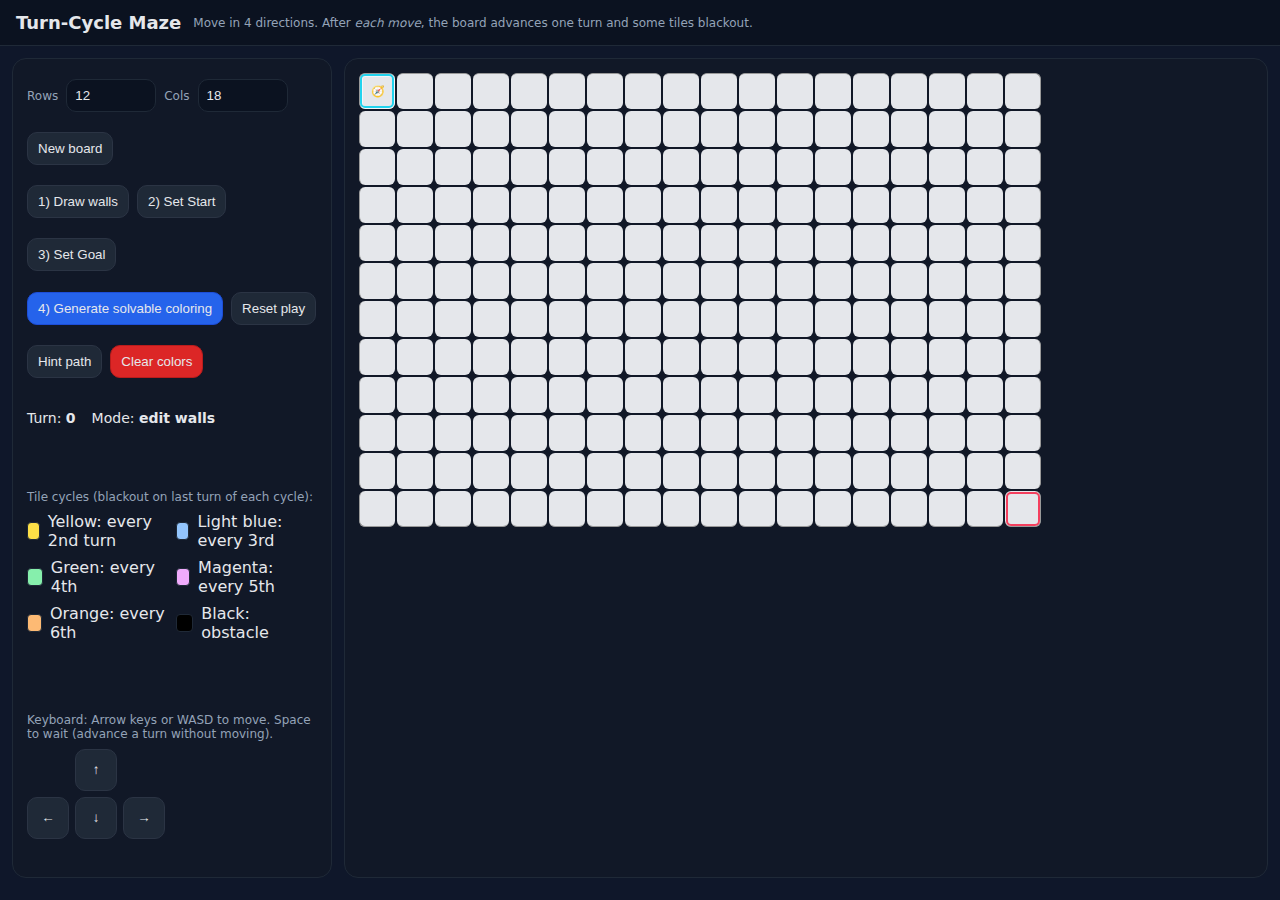
<file: docs/Cmaze1.html>
<!doctype html>
<html lang="en">
<head>
  <meta charset="utf-8" />
  <meta name="viewport" content="width=device-width, initial-scale=1" />
  <title>Turn-Cycle Maze</title>
  <style>
    :root{ --cell:36px; --gap:2px; --bg:#0f172a; --panel:#111827; --text:#e5e7eb; --muted:#94a3b8; }
    *{box-sizing:border-box}
    body{margin:0;background:var(--bg);color:var(--text);font-family:ui-sans-serif,system-ui,-apple-system,Segoe UI,Roboto,Ubuntu,"Helvetica Neue",Arial}
    header{display:flex;gap:12px;align-items:center;padding:12px 16px;background:#0b1220;position:sticky;top:0;z-index:5;border-bottom:1px solid #1f2937}
    header h1{font-size:18px;margin:0;font-weight:700}
    header .muted{color:var(--muted);font-size:12px}
    .wrap{display:grid;grid-template-columns:320px 1fr;gap:12px;padding:12px;min-height:calc(100vh - 56px)}
    .panel{background:var(--panel);border:1px solid #1f2937;border-radius:14px;padding:14px}
    .grid{display:grid;gap:var(--gap);place-content:start}
    .cell{width:var(--cell);height:var(--cell);border-radius:6px;display:grid;place-items:center;font-size:11px;font-weight:700;color:#0b1220;user-select:none}
    .cell.obstacle{background:#000;color:#fff}
    /* Base palette (when "on") */
    .Y{background:#fde047} /* yellow */
    .B{background:#93c5fd} /* light blue */
    .G{background:#86efac} /* green */
    .M{background:#f0abfc} /* magenta */
    .O{background:#fdba74} /* orange */
    .W{background:#e5e7eb;color:#0f172a} /* plain white (used during editing before coloring) */
    .S{outline:2px solid #22d3ee; outline-offset:-3px} /* start */
    .E{outline:2px solid #f43f5e; outline-offset:-3px} /* goal */
    .blackout{background:#0a0a0a !important;color:#e5e7eb}
    .controls{display:grid;gap:8px}
    .controls label{font-size:12px;color:var(--muted)}
    .row{display:flex;gap:8px;align-items:center;flex-wrap:wrap}
    input[type=number]{width:90px;background:#0b1220;border:1px solid #1f2937;border-radius:10px;color:var(--text);padding:8px}
    button{background:#1f2937;border:1px solid #2b3444;color:var(--text);padding:8px 10px;border-radius:10px;cursor:pointer}
    button.primary{background:#2563eb;border-color:#1d4ed8}
    button.warn{background:#dc2626;border-color:#b91c1c}
    .legend{display:grid;grid-template-columns:repeat(2, minmax(0,1fr));gap:8px;margin-top:8px}
    .legend .item{display:flex;align-items:center;gap:8px}
    .mini{width:18px;height:18px;border-radius:4px;border:1px solid #1f2937}
    .pad{height:12px}
    .pad2{height:6px}
    .kbd{display:grid;grid-template-columns:repeat(3,42px);gap:6px;margin-top:8px}
    .kbd button{height:42px}
    .status{display:flex;gap:16px;align-items:center;margin-top:6px;font-size:14px}
    .msg{color:#facc15}
    .small{font-size:12px;color:var(--muted)}
  </style>
</head>
<body>
  <header>
    <h1>Turn‑Cycle Maze</h1>
    <span class="muted">Move in 4 directions. After <em>each move</em>, the board advances one turn and some tiles blackout.</span>
  </header>
  <div class="wrap">
    <section class="panel controls">
      <div class="row">
        <label>Rows</label>
        <input id="rows" type="number" min="3" max="40" value="12" />
        <label>Cols</label>
        <input id="cols" type="number" min="3" max="40" value="18" />
        <button id="newBoard">New board</button>
      </div>
      <div class="row">
        <button id="editWalls">1) Draw walls</button>
        <button id="setStart">2) Set Start</button>
        <button id="setGoal">3) Set Goal</button>
      </div>
      <div class="row">
        <button id="colorize" class="primary">4) Generate solvable coloring</button>
        <button id="resetPlay">Reset play</button>
        <button id="showPath">Hint path</button>
        <button id="clearColors" class="warn">Clear colors</button>
      </div>
      <div class="status">
        <div>Turn: <strong id="turn">0</strong></div>
        <div>Mode: <strong id="mode">edit walls</strong></div>
        <div class="msg" id="msg"></div>
      </div>
      <div class="pad"></div>
      <div>
        <div class="small">Tile cycles (blackout on last turn of each cycle):</div>
        <div class="legend">
          <div class="item"><span class="mini" style="background:#fde047"></span> Yellow: every 2nd turn</div>
          <div class="item"><span class="mini" style="background:#93c5fd"></span> Light blue: every 3rd</div>
          <div class="item"><span class="mini" style="background:#86efac"></span> Green: every 4th</div>
          <div class="item"><span class="mini" style="background:#f0abfc"></span> Magenta: every 5th</div>
          <div class="item"><span class="mini" style="background:#fdba74"></span> Orange: every 6th</div>
          <div class="item"><span class="mini" style="background:#000"></span> Black: obstacle</div>
        </div>
      </div>
      <div class="pad2"></div>
      <div>
        <div class="small">Keyboard: Arrow keys or WASD to move. Space to wait (advance a turn without moving).</div>
        <div class="kbd">
          <div></div><button id="btnUp">↑</button><div></div>
          <button id="btnLeft">←</button><button id="btnDown">↓</button><button id="btnRight">→</button>
        </div>
      </div>
    </section>

    <section class="panel">
      <div id="board" class="grid"></div>
    </section>
  </div>

  <script>
  // --- Data model -----------------------------------------------------------
  const TYPES = {
    OBST: {code:'#', period:1},
    Y:    {code:'Y', period:2}, // yellow: blackout when (t % 2) == 1
    B:    {code:'B', period:3}, // light blue: blackout when (t % 3) == 2
    G:    {code:'G', period:4},
    M:    {code:'M', period:5},
    O:    {code:'O', period:6},
  };
  const COLOR_SET = ['Y','B','G','M','O'];
  const LCM = 60; // lcm(2,3,4,5,6)
    
  let hintEnabled = false; // New state
  let R=12, C=18;
  let grid = []; // cells: {type:'W'|'#'|'Y'|'B'|'G'|'M'|'O'}; W means uncolored/editable empty
  let dragPainting = false; let paintTo = '#';
  let mode = 'editWalls'; // editWalls | setStart | setGoal | play
  let start = {r:0, c:0};
  let goal  = {r:11, c:17};
  let turn = 0; // increases after each player action
  let player = {...start};
  let pathHint = [];

  const elBoard = document.getElementById('board');
  const elTurn = document.getElementById('turn');
  const elMode = document.getElementById('mode');
  const elMsg = document.getElementById('msg');

  function initGrid(){
    grid = Array.from({length:R},(_,r)=>Array.from({length:C},(_,c)=>({type: (r===0&&c===0||r===R-1&&c===C-1)?'W':'W'})));
    player = {...start};
    turn = 0; pathHint = [];
    render();
  }

  function setDims(){
    elBoard.style.gridTemplateColumns = `repeat(${C}, var(--cell))`;
  }

  function blackoutAt(typeCode, t){
    if(typeCode==='#') return true;
    if(typeCode==='W') return false; // plain empty in edit/uncalored state
    const p = TYPES[typeCode].period;
    return (t % p) === (p-1); // blackout on last tick of its cycle
  }

  function traversable(r, c, t) {
  if(r < 0 || c < 0 || r >= R || c >= C) return false;
  const cell = grid[r][c];

  // Always allow start/goal
  if((r===start.r && c===start.c) || (r===goal.r && c===goal.c)) return true;

  // 1) Fixed black
  if(cell.type === '#') return false;

  // 2) Currently black
  if(blackoutAt(cell.type, t)) return false;

  // 3) Will become black after this move
  if(blackoutAt(cell.type, t + 1)) return false;

  return true;
}

  function render(){
  setDims();
  elBoard.innerHTML = '';

  for(let r=0;r<R;r++){
    for(let c=0;c<C;c++){
      const div = document.createElement('div');
      const cell = grid[r][c];
      const tNow = turn;
      const isBlackout = blackoutAt(cell.type, tNow);
      div.className = 'cell ' + (cell.type==='W' ? 'W' : (cell.type==='#' ? 'obstacle' : cell.type));
      if(isBlackout && cell.type!=='W' && cell.type!=='#') div.classList.add('blackout');
      if(r===start.r && c===start.c) div.classList.add('S');
      if(r===goal.r && c===goal.c) div.classList.add('E');
       const topCell    = r>0 ? grid[r-1][c] : null;
      const bottomCell = r<R-1 ? grid[r+1][c] : null;
      const leftCell   = c>0 ? grid[r][c-1] : null;
      const rightCell  = c<C-1 ? grid[r][c+1] : null;

      const borderColor = '#999';
    
div.style.borderTop    = (!topCell || topCell.type !== cell.type) ? `1px solid ${borderColor}` : 'none';
div.style.borderBottom = (!bottomCell || bottomCell.type !== cell.type) ? `1px solid ${borderColor}` : 'none';
div.style.borderLeft   = (!leftCell || leftCell.type !== cell.type) ? `1px solid ${borderColor}` : 'none';
div.style.borderRight  = (!rightCell || rightCell.type !== cell.type) ? `1px solid ${borderColor}` : 'none'
      // Show hint path if enabled
      if(hintEnabled && pathHint.length){
        const hit = pathHint.find(p=>p.r===r&&p.c===c);
        if(hit) { div.style.outline = '2px dashed #a78bfa'; div.style.outlineOffset='-3px'; }
      }

      // Turns left until blackout
      const remainingTurns = (() => {
        if (cell.type === '#' || cell.type === 'W') return '';
        const p = TYPES[cell.type].period;
        const rem = (p - ((tNow % p) + 1)) % p;
        if (rem === 0) return '';
        return rem;
      })();

      // Player or number
      if(player.r===r && player.c===c){
        div.textContent = '🧭';
        div.style.boxShadow='inset 0 0 0 3px rgba(255,255,255,.6)';
      } else {
        div.textContent = remainingTurns;
      }

      div.addEventListener('mousedown', (e)=> onCellDown(e, r, c));
      div.addEventListener('mouseenter', (e)=> onCellEnter(e, r, c));
      elBoard.appendChild(div);
    }
  }
}

  function onCellDown(e,r,c){
    e.preventDefault();
    if(mode==='editWalls'){
      dragPainting = true;
      const cur = grid[r][c].type;
      paintTo = (cur==='#')?'W':'#';
      grid[r][c].type = paintTo;
      if(r===start.r&&c===start.c) start = findFirstOpen();
      if(r===goal.r&&c===goal.c) goal = findLastOpen();
      render();
    } else if(mode==='setStart'){
      if(grid[r][c].type!=='#'){ start={r,c}; player={...start}; mode='editWalls'; uiMode(); render(); }
    } else if(mode==='setGoal'){
      if(grid[r][c].type!=='#'){ goal={r,c}; mode='editWalls'; uiMode(); render(); }
    }
  }
  function onCellEnter(e,r,c){
    if(dragPainting && mode==='editWalls'){
      if(grid[r][c].type!==paintTo){ grid[r][c].type=paintTo; render(); }
    }
  }
  window.addEventListener('mouseup', ()=> dragPainting=false);

  // --- Input (move) ---------------------------------------------------------
  function tryMove(dr,dc){
    if(mode!=='play') return;
    const nr = player.r + dr, nc = player.c + dc;
    const newTurn = turn + 1;
    if(dr===0 && dc===0){ // wait
      turn = newTurn; render(); checkWin(); return;
    }
    if(traversable(nr,nc,newTurn)){
      player = {r:nr,c:nc};
      turn = newTurn; render(); checkWin();
    } else {
      flash('Blocked by blackout or wall.');
    }
  }
  function checkWin(){
    if(player.r===goal.r && player.c===goal.c){
      flash('🎉 Goal! You made it in '+turn+' turns.');
      mode='editWalls'; uiMode();
    }
  }
  function flash(text){ elMsg.textContent = text; setTimeout(()=>{ if(elMsg.textContent===text) elMsg.textContent=''; }, 2000); }

  // --- Coloring & solver ----------------------------------------------------
  function colorizeSolvable(maxAttempts=100){
    // Make all non-wall cells colored (random among Y,B,G,M,O) except start/goal which become Yellow (easiest) to ensure playable spots
    let attempt=0;
    while(attempt++ < maxAttempts){
      for(let r=0;r<R;r++) for(let c=0;c<C;c++){
        if(grid[r][c].type!=='#') grid[r][c].type = COLOR_SET[(Math.random()*COLOR_SET.length)|0];
      }
      grid[start.r][start.c].type='Y';
      grid[goal.r][goal.c].type='Y';
      const route = findPathTimed(start, goal);
      if(route){ pathHint = route; render(); flash('Solvable pattern generated. Press Reset play, then Play!'); return true; }
    }
    flash('Could not find a solvable coloring. Adjust walls/size and try again.');
    return false;
  }

  function findPathTimed(s, g){
    // BFS in (r,c,tmod) space with period LCM. Start at t=turn (usually 0) and disallow stepping onto blackout at t+1
    const key=(r,c,t)=>r+','+c+','+t;
    const q=[]; const prev=new Map(); const seen=new Set();
    const t0 = 0; // we plan from turn 0 for hint
    q.push({r:s.r,c:s.c,t:t0}); seen.add(key(s.r,s.c,t0));
    const dirs=[[1,0],[-1,0],[0,1],[0,-1],[0,0]]; // allow wait
    while(q.length){
      const cur = q.shift();
      if(cur.r===g.r && cur.c===g.c){
        // Reconstruct path at (r,c) only (ignore t). Return cells sequence excluding start.
        const seq=[]; let k=key(cur.r,cur.c,cur.t);
        while(prev.has(k)){ const p=prev.get(k); seq.push({r:cur.r,c:cur.c}); k=p.k; cur.r=p.r; cur.c=p.c; cur.t=p.t; }
        return seq.reverse();
      }
      for(const [dr,dc] of dirs){
        const nr=cur.r+dr, nc=cur.c+dc, nt=(cur.t+1)%LCM;
        if(!traversable(nr,nc,cur.t+1)) continue;
        const k2=key(nr,nc,nt);
        if(seen.has(k2)) continue;
        seen.add(k2);
        prev.set(k2,{k:key(cur.r,cur.c,cur.t), r:cur.r, c:cur.c, t:cur.t});
        q.push({r:nr,c:nc,t:nt});
      }
    }
    return null;
  }

  // --- UI wiring ------------------------------------------------------------
  document.getElementById('newBoard').addEventListener('click', ()=>{
    R = clamp(parseInt(document.getElementById('rows').value)||12,3,40);
    C = clamp(parseInt(document.getElementById('cols').value)||18,3,40);
    start = {r:0,c:0}; goal = {r:R-1,c:C-1};
    initGrid();
  });
  document.getElementById('editWalls').addEventListener('click', ()=>{ mode='editWalls'; uiMode(); });
  document.getElementById('setStart').addEventListener('click', ()=>{ mode='setStart'; uiMode(); });
  document.getElementById('setGoal').addEventListener('click', ()=>{ mode='setGoal'; uiMode(); });
  document.getElementById('colorize').addEventListener('click', ()=>{ colorizeSolvable(); });
  document.getElementById('resetPlay').addEventListener('click', ()=>{ player={...start}; turn=0; mode='play'; uiMode(); render(); });
  document.getElementById('clearColors').addEventListener('click', ()=>{
    for(let r=0;r<R;r++) for(let c=0;c<C;c++) if(grid[r][c].type!=='#') grid[r][c].type='W';
    pathHint=[]; turn=0; player={...start}; mode='editWalls'; uiMode(); render();
  });
  document.getElementById('showPath').addEventListener('click', ()=>{
  if (hintEnabled) {
    hintEnabled = false;
    flash('Hint path hidden.');
  } else {
    const route = findPathTimed(player, goal);
    if (route) {
      pathHint = route;
      hintEnabled = true;
      flash('Hint shown (dashed).');
    } else {
      flash('No timed path from current position.');
    }
  }
  render();
});
  document.getElementById('btnUp').addEventListener('click', ()=>tryMove(-1,0));
  document.getElementById('btnDown').addEventListener('click', ()=>tryMove(1,0));
  document.getElementById('btnLeft').addEventListener('click', ()=>tryMove(0,-1));
  document.getElementById('btnRight').addEventListener('click', ()=>tryMove(0,1));

  window.addEventListener('keydown', (e)=>{
    if(e.key==='ArrowUp'||e.key==='w') { tryMove(-1,0); e.preventDefault(); }
    else if(e.key==='ArrowDown'||e.key==='s') { tryMove(1,0); e.preventDefault(); }
    else if(e.key==='ArrowLeft'||e.key==='a') { tryMove(0,-1); e.preventDefault(); }
    else if(e.key==='ArrowRight'||e.key==='d') { tryMove(0,1); e.preventDefault(); }
    else if(e.key===' '){ tryMove(0,0); e.preventDefault(); }
  });

  function uiMode(){
    elMode.textContent = mode.replace(/([A-Z])/g,' $1').toLowerCase();
    elTurn.textContent = String(turn);
  }

  function clamp(v,a,b){ return Math.max(a, Math.min(b, v)); }
  function findFirstOpen(){ for(let r=0;r<R;r++) for(let c=0;c<C;c++) if(grid[r][c].type!=='#') return {r,c}; return {r:0,c:0}; }
  function findLastOpen(){ for(let r=R-1;r>=0;r--) for(let c=C-1;c>=0;c--) if(grid[r][c].type!=='#') return {r,c}; return {r:R-1,c:C-1}; }

  // --- boot -----------------------------------------------------------------
  initGrid(); uiMode();
  </script>
</body>
</html>
</file>
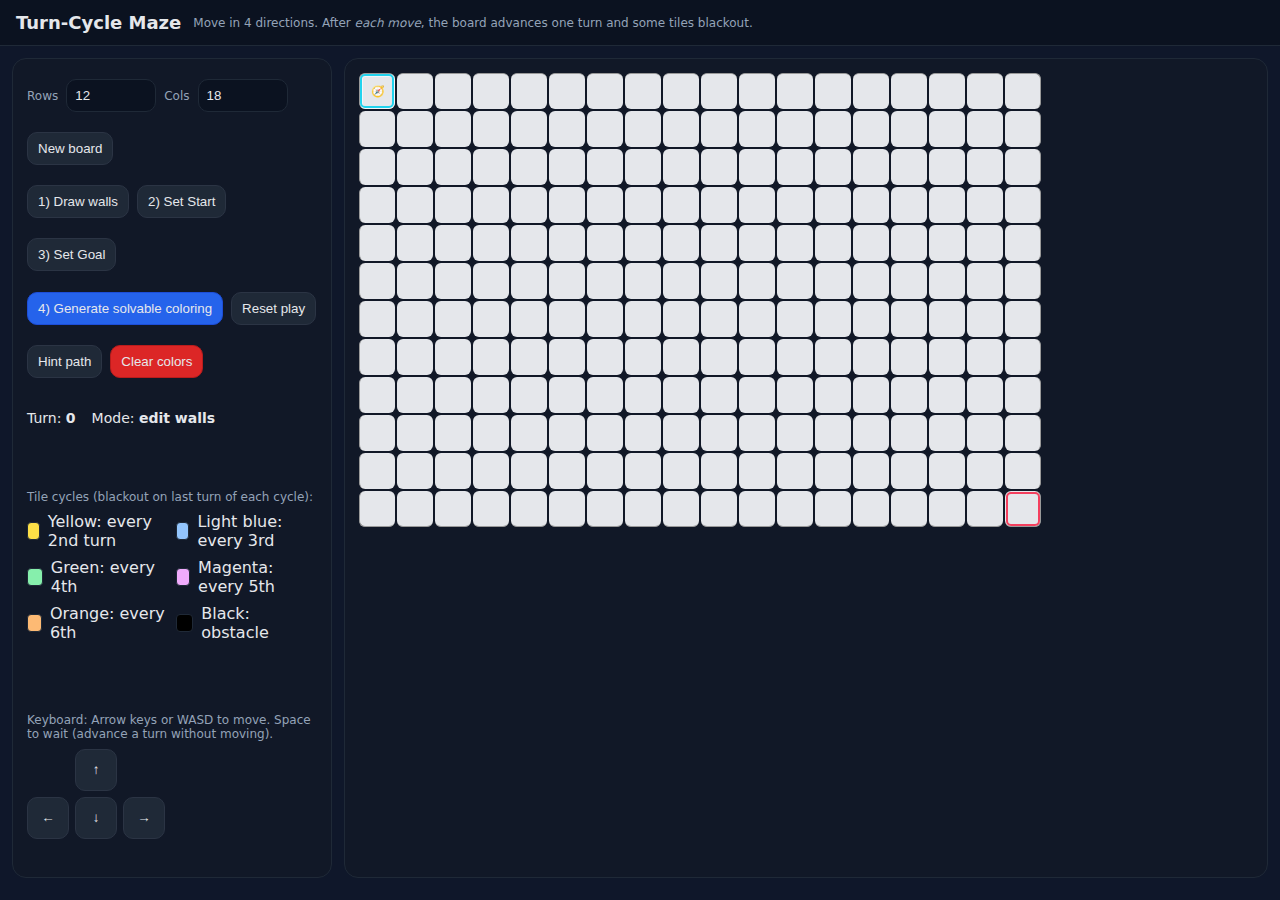
<file: docs/Cmaze2.html>
<!doctype html>
<html lang="en">
<head>
  <meta charset="utf-8" />
  <meta name="viewport" content="width=device-width, initial-scale=1" />
  <title>Turn-Cycle Maze</title>
  <style>
    :root{ --cell:36px; --gap:2px; --bg:#0f172a; --panel:#111827; --text:#e5e7eb; --muted:#94a3b8; }
    *{box-sizing:border-box}
    body{margin:0;background:var(--bg);color:var(--text);font-family:ui-sans-serif,system-ui,-apple-system,Segoe UI,Roboto,Ubuntu,"Helvetica Neue",Arial}
    header{display:flex;gap:12px;align-items:center;padding:12px 16px;background:#0b1220;position:sticky;top:0;z-index:5;border-bottom:1px solid #1f2937}
    header h1{font-size:18px;margin:0;font-weight:700}
    header .muted{color:var(--muted);font-size:12px}
    .wrap{display:grid;grid-template-columns:320px 1fr;gap:12px;padding:12px;min-height:calc(100vh - 56px)}
    .panel{background:var(--panel);border:1px solid #1f2937;border-radius:14px;padding:14px}
    .grid{display:grid;gap:var(--gap);place-content:start}
    .cell{width:var(--cell);height:var(--cell);border-radius:6px;display:grid;place-items:center;font-size:11px;font-weight:700;color:#0b1220;user-select:none}
    .cell.obstacle{background:#000;color:#fff}
    /* Base palette (when "on") */
    .Y{background:#fde047} /* yellow */
    .B{background:#93c5fd} /* light blue */
    .G{background:#86efac} /* green */
    .M{background:#f0abfc} /* magenta */
    .O{background:#fdba74} /* orange */
    .W{background:#e5e7eb;color:#0f172a} /* plain white (used during editing before coloring) */
    .S{outline:2px solid #22d3ee; outline-offset:-3px} /* start */
    .E{outline:2px solid #f43f5e; outline-offset:-3px} /* goal */
    .blackout{background:#0a0a0a !important;color:#e5e7eb}
    .controls{display:grid;gap:8px}
    .controls label{font-size:12px;color:var(--muted)}
    .row{display:flex;gap:8px;align-items:center;flex-wrap:wrap}
    input[type=number]{width:90px;background:#0b1220;border:1px solid #1f2937;border-radius:10px;color:var(--text);padding:8px}
    button{background:#1f2937;border:1px solid #2b3444;color:var(--text);padding:8px 10px;border-radius:10px;cursor:pointer}
    button.primary{background:#2563eb;border-color:#1d4ed8}
    button.warn{background:#dc2626;border-color:#b91c1c}
    .legend{display:grid;grid-template-columns:repeat(2, minmax(0,1fr));gap:8px;margin-top:8px}
    .legend .item{display:flex;align-items:center;gap:8px}
    .mini{width:18px;height:18px;border-radius:4px;border:1px solid #1f2937}
    .pad{height:12px}
    .pad2{height:6px}
    .kbd{display:grid;grid-template-columns:repeat(3,42px);gap:6px;margin-top:8px}
    .kbd button{height:42px}
    .status{display:flex;gap:16px;align-items:center;margin-top:6px;font-size:14px}
    .msg{color:#facc15}
    .small{font-size:12px;color:var(--muted)}
  </style>
</head>
<body>
  <header>
    <h1>Turn‑Cycle Maze</h1>
    <span class="muted">Move in 4 directions. After <em>each move</em>, the board advances one turn and some tiles blackout.</span>
  </header>
  <div class="wrap">
    <section class="panel controls">
      <div class="row">
        <label>Rows</label>
        <input id="rows" type="number" min="3" max="40" value="12" />
        <label>Cols</label>
        <input id="cols" type="number" min="3" max="40" value="18" />
        <button id="newBoard">New board</button>
      </div>
      <div class="row">
        <button id="editWalls">1) Draw walls</button>
        <button id="setStart">2) Set Start</button>
        <button id="setGoal">3) Set Goal</button>
      </div>
      <div class="row">
        <button id="colorize" class="primary">4) Generate solvable coloring</button>
        <button id="resetPlay">Reset play</button>
        <button id="showPath">Hint path</button>
        <button id="clearColors" class="warn">Clear colors</button>
      </div>
      <div class="status">
        <div>Turn: <strong id="turn">0</strong></div>
        <div>Mode: <strong id="mode">edit walls</strong></div>
        <div class="msg" id="msg"></div>
      </div>
      <div class="pad"></div>
      <div>
        <div class="small">Tile cycles (blackout on last turn of each cycle):</div>
        <div class="legend">
          <div class="item"><span class="mini" style="background:#fde047"></span> Yellow: every 2nd turn</div>
          <div class="item"><span class="mini" style="background:#93c5fd"></span> Light blue: every 3rd</div>
          <div class="item"><span class="mini" style="background:#86efac"></span> Green: every 4th</div>
          <div class="item"><span class="mini" style="background:#f0abfc"></span> Magenta: every 5th</div>
          <div class="item"><span class="mini" style="background:#fdba74"></span> Orange: every 6th</div>
          <div class="item"><span class="mini" style="background:#000"></span> Black: obstacle</div>
        </div>
      </div>
      <div class="pad2"></div>
      <div>
        <div class="small">Keyboard: Arrow keys or WASD to move. Space to wait (advance a turn without moving).</div>
        <div class="kbd">
          <div></div><button id="btnUp">↑</button><div></div>
          <button id="btnLeft">←</button><button id="btnDown">↓</button><button id="btnRight">→</button>
        </div>
      </div>
    </section>

    <section class="panel">
      <div id="board" class="grid"></div>
    </section>
  </div>

  <script>
  // --- Data model -----------------------------------------------------------
  const TYPES = {
    OBST: {code:'#', period:1},
    Y:    {code:'Y', period:2}, // yellow: blackout when (t % 2) == 1
    B:    {code:'B', period:3}, // light blue: blackout when (t % 3) == 2
    G:    {code:'G', period:4},
    M:    {code:'M', period:5},
    O:    {code:'O', period:6},
  };
  const COLOR_SET = ['Y','B','G','M','O'];
  const LCM = 60; // lcm(2,3,4,5,6)
    
  let hintEnabled = false; // New state
  let R=12, C=18;
  let grid = []; // cells: {type:'W'|'#'|'Y'|'B'|'G'|'M'|'O'}; W means uncolored/editable empty
  let dragPainting = false; let paintTo = '#';
  let mode = 'editWalls'; // editWalls | setStart | setGoal | play
  let start = {r:0, c:0};
  let goal  = {r:11, c:17};
  let turn = 0; // increases after each player action
  let player = {...start};
  let pathHint = [];

  const elBoard = document.getElementById('board');
  const elTurn = document.getElementById('turn');
  const elMode = document.getElementById('mode');
  const elMsg = document.getElementById('msg');

  function initGrid(){
    grid = Array.from({length:R},(_,r)=>Array.from({length:C},(_,c)=>({type: (r===0&&c===0||r===R-1&&c===C-1)?'W':'W'})));
    player = {...start};
    turn = 0; pathHint = [];
    render();
  }

  function setDims(){
    elBoard.style.gridTemplateColumns = `repeat(${C}, var(--cell))`;
  }

  function blackoutAt(typeCode, t){
    if(typeCode==='#') return true;
    if(typeCode==='W') return false; // plain empty in edit/uncalored state
    const p = TYPES[typeCode].period;
    return (t % p) === (p-1); // blackout on last tick of its cycle
  }

  function traversable(r, c, t) {
  if (r < 0 || c < 0 || r >= R || c >= C) return false;
  const cell = grid[r][c];

  // Always allow start/goal
  if ((r === start.r && c === start.c) || (r === goal.r && c === goal.c)) return true;

  // Fixed black
  if (cell.type === '#') return false;

  // Currently black
  if (blackoutAt(cell.type, t)) return false;

  // Will blackout next turn? Compute remaining turns
  if (cell.type !== 'W' && TYPES[cell.type]) {
    const period = TYPES[cell.type].period;
    const remaining = (period - ((t % period) + 1) + period) % period;
    if (remaining === 1) return false;  // countdown = 1 → cannot step
  }

  return true;
}
function getCellVisualType(cell) {
  // For border calculations, treat blackout and fixed black as the same
  if(cell.type === '#' || blackoutAt(cell.type, turn)) return 'BLACK';
  return cell.type; // other types stay the same
}
  function render(){
  setDims();
  elBoard.innerHTML = '';

  for(let r=0;r<R;r++){
    for(let c=0;c<C;c++){
      const div = document.createElement('div');
      const cell = grid[r][c];
      const tNow = turn;
      const isBlackout = blackoutAt(cell.type, tNow);
      div.className = 'cell ' + (cell.type==='W' ? 'W' : (cell.type==='#' ? 'obstacle' : cell.type));
      if(isBlackout && cell.type!=='W' && cell.type!=='#') div.classList.add('blackout');
      if(r===start.r && c===start.c) div.classList.add('S');
      if(r===goal.r && c===goal.c) div.classList.add('E');
       //for bordering
const topCell    = r>0 ? grid[r-1][c] : null;
const bottomCell = r<R-1 ? grid[r+1][c] : null;
const leftCell   = c>0 ? grid[r][c-1] : null;
const rightCell  = c<C-1 ? grid[r][c+1] : null;

const myType = getCellVisualType(cell);
const topType = topCell ? getCellVisualType(topCell) : null;
const bottomType = bottomCell ? getCellVisualType(bottomCell) : null;
const leftType = leftCell ? getCellVisualType(leftCell) : null;
const rightType = rightCell ? getCellVisualType(rightCell) : null;

div.style.borderTop    = (!topType || topType !== myType) ? `1px solid #999` : 'none';
div.style.borderBottom = (!bottomType || bottomType !== myType) ? `1px solid #999` : 'none';
div.style.borderLeft   = (!leftType || leftType !== myType) ? `1px solid #999` : 'none';
div.style.borderRight  = (!rightType || rightType !== myType) ? `1px solid #999` : 'none';
      if(hintEnabled && pathHint.length){
        const hit = pathHint.find(p=>p.r===r&&p.c===c);
        if(hit) { div.style.outline = '2px dashed #a78bfa'; div.style.outlineOffset='-3px'; }
      }

      // Turns left until blackout
      const remainingTurns = (() => {
        if (cell.type === '#' || cell.type === 'W') return '';
        const p = TYPES[cell.type].period;
        const rem = (p - ((tNow % p) + 1)) % p;
        if (rem === 0) return '';
        return rem;
      })();

      // Player or number
      if(player.r===r && player.c===c){
        div.textContent = '🧭';
        div.style.boxShadow='inset 0 0 0 3px rgba(255,255,255,.6)';
      } else {
        div.textContent = remainingTurns;
      }

      div.addEventListener('mousedown', (e)=> onCellDown(e, r, c));
      div.addEventListener('mouseenter', (e)=> onCellEnter(e, r, c));
      elBoard.appendChild(div);
    }
  }
}

  function onCellDown(e,r,c){
    e.preventDefault();
    if(mode==='editWalls'){
      dragPainting = true;
      const cur = grid[r][c].type;
      paintTo = (cur==='#')?'W':'#';
      grid[r][c].type = paintTo;
      if(r===start.r&&c===start.c) start = findFirstOpen();
      if(r===goal.r&&c===goal.c) goal = findLastOpen();
      render();
    } else if(mode==='setStart'){
      if(grid[r][c].type!=='#'){ start={r,c}; player={...start}; mode='editWalls'; uiMode(); render(); }
    } else if(mode==='setGoal'){
      if(grid[r][c].type!=='#'){ goal={r,c}; mode='editWalls'; uiMode(); render(); }
    }
  }
  function onCellEnter(e,r,c){
    if(dragPainting && mode==='editWalls'){
      if(grid[r][c].type!==paintTo){ grid[r][c].type=paintTo; render(); }
    }
  }
  window.addEventListener('mouseup', ()=> dragPainting=false);

  // --- Input (move) ---------------------------------------------------------
  function tryMove(dr,dc){
    if(mode!=='play') return;
    const nr = player.r + dr, nc = player.c + dc;
    const newTurn = turn + 1;
    if(dr===0 && dc===0){ // wait
      turn = newTurn; render(); checkWin(); return;
    }
    if(traversable(nr,nc,newTurn)){
      player = {r:nr,c:nc};
      turn = newTurn; render(); checkWin();
    } else {
      flash('Blocked by blackout or wall.');
    }
  }
  function checkWin(){
    if(player.r===goal.r && player.c===goal.c){
      flash('🎉 Goal! You made it in '+turn+' turns.');
      mode='editWalls'; uiMode();
    }
  }
  function flash(text){ elMsg.textContent = text; setTimeout(()=>{ if(elMsg.textContent===text) elMsg.textContent=''; }, 2000); }

  // --- Coloring & solver ----------------------------------------------------
  function colorizeSolvable(maxAttempts=100){
    // Make all non-wall cells colored (random among Y,B,G,M,O) except start/goal which become Yellow (easiest) to ensure playable spots
    let attempt=0;
    while(attempt++ < maxAttempts){
      for(let r=0;r<R;r++) for(let c=0;c<C;c++){
        if(grid[r][c].type!=='#') grid[r][c].type = COLOR_SET[(Math.random()*COLOR_SET.length)|0];
      }
      grid[start.r][start.c].type='Y';
      grid[goal.r][goal.c].type='Y';
      const route = findPathTimed(start, goal);
      if(route){ pathHint = route; render(); flash('Solvable pattern generated. Press Reset play, then Play!'); return true; }
    }
    flash('Could not find a solvable coloring. Adjust walls/size and try again.');
    return false;
  }

  function findPathTimed(s, g){
    // BFS in (r,c,tmod) space with period LCM. Start at t=turn (usually 0) and disallow stepping onto blackout at t+1
    const key=(r,c,t)=>r+','+c+','+t;
    const q=[]; const prev=new Map(); const seen=new Set();
    const t0 = 0; // we plan from turn 0 for hint
    q.push({r:s.r,c:s.c,t:t0}); seen.add(key(s.r,s.c,t0));
    const dirs=[[1,0],[-1,0],[0,1],[0,-1],[0,0]]; // allow wait
    while(q.length){
      const cur = q.shift();
      if(cur.r===g.r && cur.c===g.c){
        // Reconstruct path at (r,c) only (ignore t). Return cells sequence excluding start.
        const seq=[]; let k=key(cur.r,cur.c,cur.t);
        while(prev.has(k)){ const p=prev.get(k); seq.push({r:cur.r,c:cur.c}); k=p.k; cur.r=p.r; cur.c=p.c; cur.t=p.t; }
        return seq.reverse();
      }
      for(const [dr,dc] of dirs){
        const nr=cur.r+dr, nc=cur.c+dc, nt=(cur.t+1)%LCM;
        if(!traversable(nr,nc,cur.t+1)) continue;
        const k2=key(nr,nc,nt);
        if(seen.has(k2)) continue;
        seen.add(k2);
        prev.set(k2,{k:key(cur.r,cur.c,cur.t), r:cur.r, c:cur.c, t:cur.t});
        q.push({r:nr,c:nc,t:nt});
      }
    }
    return null;
  }

  // --- UI wiring ------------------------------------------------------------
  document.getElementById('newBoard').addEventListener('click', ()=>{
    R = clamp(parseInt(document.getElementById('rows').value)||12,3,40);
    C = clamp(parseInt(document.getElementById('cols').value)||18,3,40);
    start = {r:0,c:0}; goal = {r:R-1,c:C-1};
    initGrid();
  });
  document.getElementById('editWalls').addEventListener('click', ()=>{ mode='editWalls'; uiMode(); });
  document.getElementById('setStart').addEventListener('click', ()=>{ mode='setStart'; uiMode(); });
  document.getElementById('setGoal').addEventListener('click', ()=>{ mode='setGoal'; uiMode(); });
  document.getElementById('colorize').addEventListener('click', ()=>{ colorizeSolvable(); });
  document.getElementById('resetPlay').addEventListener('click', ()=>{ player={...start}; turn=0; mode='play'; uiMode(); render(); });
  document.getElementById('clearColors').addEventListener('click', ()=>{
    for(let r=0;r<R;r++) for(let c=0;c<C;c++) if(grid[r][c].type!=='#') grid[r][c].type='W';
    pathHint=[]; turn=0; player={...start}; mode='editWalls'; uiMode(); render();
  });
  document.getElementById('showPath').addEventListener('click', ()=>{
  if (hintEnabled) {
    hintEnabled = false;
    flash('Hint path hidden.');
  } else {
    const route = findPathTimed(player, goal);
    if (route) {
      pathHint = route;
      hintEnabled = true;
      flash('Hint shown (dashed).');
    } else {
      flash('No timed path from current position.');
    }
  }
  render();
});
  document.getElementById('btnUp').addEventListener('click', ()=>tryMove(-1,0));
  document.getElementById('btnDown').addEventListener('click', ()=>tryMove(1,0));
  document.getElementById('btnLeft').addEventListener('click', ()=>tryMove(0,-1));
  document.getElementById('btnRight').addEventListener('click', ()=>tryMove(0,1));

  window.addEventListener('keydown', (e)=>{
    if(e.key==='ArrowUp'||e.key==='w') { tryMove(-1,0); e.preventDefault(); }
    else if(e.key==='ArrowDown'||e.key==='s') { tryMove(1,0); e.preventDefault(); }
    else if(e.key==='ArrowLeft'||e.key==='a') { tryMove(0,-1); e.preventDefault(); }
    else if(e.key==='ArrowRight'||e.key==='d') { tryMove(0,1); e.preventDefault(); }
    else if(e.key===' '){ tryMove(0,0); e.preventDefault(); }
  });

  function uiMode(){
    elMode.textContent = mode.replace(/([A-Z])/g,' $1').toLowerCase();
    elTurn.textContent = String(turn);
  }

  function clamp(v,a,b){ return Math.max(a, Math.min(b, v)); }
  function findFirstOpen(){ for(let r=0;r<R;r++) for(let c=0;c<C;c++) if(grid[r][c].type!=='#') return {r,c}; return {r:0,c:0}; }
  function findLastOpen(){ for(let r=R-1;r>=0;r--) for(let c=C-1;c>=0;c--) if(grid[r][c].type!=='#') return {r,c}; return {r:R-1,c:C-1}; }

  // --- boot -----------------------------------------------------------------
  initGrid(); uiMode();
  </script>
</body>
</html>
</file>
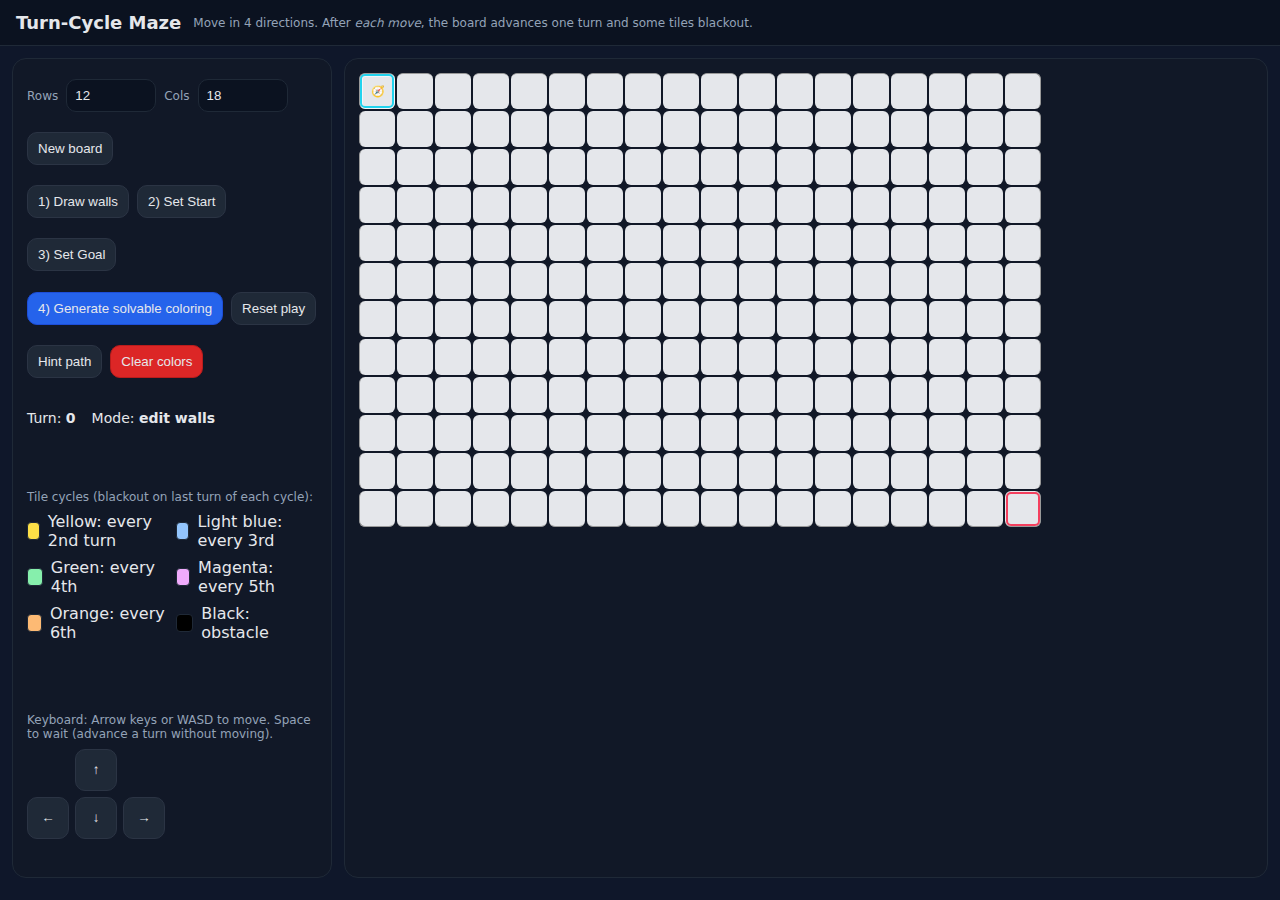
<file: docs/Cmaze3.html>
<!doctype html>
<html lang="en">
<head>
  <meta charset="utf-8" />
  <meta name="viewport" content="width=device-width, initial-scale=1" />
  <title>Turn-Cycle Maze</title>
  <style>
    :root{ --cell:36px; --gap:2px; --bg:#0f172a; --panel:#111827; --text:#e5e7eb; --muted:#94a3b8; }
    *{box-sizing:border-box}
    body{margin:0;background:var(--bg);color:var(--text);font-family:ui-sans-serif,system-ui,-apple-system,Segoe UI,Roboto,Ubuntu,"Helvetica Neue",Arial}
    header{display:flex;gap:12px;align-items:center;padding:12px 16px;background:#0b1220;position:sticky;top:0;z-index:5;border-bottom:1px solid #1f2937}
    header h1{font-size:18px;margin:0;font-weight:700}
    header .muted{color:var(--muted);font-size:12px}
    .wrap{display:grid;grid-template-columns:320px 1fr;gap:12px;padding:12px;min-height:calc(100vh - 56px)}
    .panel{background:var(--panel);border:1px solid #1f2937;border-radius:14px;padding:14px}
    .grid{display:grid;gap:var(--gap);place-content:start}
    .cell{width:var(--cell);height:var(--cell);border-radius:6px;display:grid;place-items:center;font-size:11px;font-weight:700;color:#0b1220;user-select:none}
    .cell.obstacle{background:#000;color:#fff}
    /* Base palette (when "on") */
    .Y{background:#fde047} /* yellow */
    .B{background:#93c5fd} /* light blue */
    .G{background:#86efac} /* green */
    .M{background:#f0abfc} /* magenta */
    .O{background:#fdba74} /* orange */
    .W{background:#e5e7eb;color:#0f172a} /* plain white (used during editing before coloring) */
    .S{outline:2px solid #22d3ee; outline-offset:-3px} /* start */
    .E{outline:2px solid #f43f5e; outline-offset:-3px} /* goal */
    .blackout{background:#0a0a0a !important;color:#e5e7eb}
    .controls{display:grid;gap:8px}
    .controls label{font-size:12px;color:var(--muted)}
    .row{display:flex;gap:8px;align-items:center;flex-wrap:wrap}
    input[type=number]{width:90px;background:#0b1220;border:1px solid #1f2937;border-radius:10px;color:var(--text);padding:8px}
    button{background:#1f2937;border:1px solid #2b3444;color:var(--text);padding:8px 10px;border-radius:10px;cursor:pointer}
    button.primary{background:#2563eb;border-color:#1d4ed8}
    button.warn{background:#dc2626;border-color:#b91c1c}
    .legend{display:grid;grid-template-columns:repeat(2, minmax(0,1fr));gap:8px;margin-top:8px}
    .legend .item{display:flex;align-items:center;gap:8px}
    .mini{width:18px;height:18px;border-radius:4px;border:1px solid #1f2937}
    .pad{height:12px}
    .pad2{height:6px}
    .kbd{display:grid;grid-template-columns:repeat(3,42px);gap:6px;margin-top:8px}
    .kbd button{height:42px}
    .status{display:flex;gap:16px;align-items:center;margin-top:6px;font-size:14px}
    .msg{color:#facc15}
    .small{font-size:12px;color:var(--muted)}
  </style>
</head>
<body>
  <header>
    <h1>Turn‑Cycle Maze</h1>
    <span class="muted">Move in 4 directions. After <em>each move</em>, the board advances one turn and some tiles blackout.</span>
  </header>
  <div class="wrap">
    <section class="panel controls">
      <div class="row">
        <label>Rows</label>
        <input id="rows" type="number" min="3" max="40" value="12" />
        <label>Cols</label>
        <input id="cols" type="number" min="3" max="40" value="18" />
        <button id="newBoard">New board</button>
      </div>
      <div class="row">
        <button id="editWalls">1) Draw walls</button>
        <button id="setStart">2) Set Start</button>
        <button id="setGoal">3) Set Goal</button>
      </div>
      <div class="row">
        <button id="colorize" class="primary">4) Generate solvable coloring</button>
        <button id="resetPlay">Reset play</button>
        <button id="showPath">Hint path</button>
        <button id="clearColors" class="warn">Clear colors</button>
      </div>
      <div class="status">
        <div>Turn: <strong id="turn">0</strong></div>
        <div>Mode: <strong id="mode">edit walls</strong></div>
        <div class="msg" id="msg"></div>
      </div>
      <div class="pad"></div>
      <div>
        <div class="small">Tile cycles (blackout on last turn of each cycle):</div>
        <div class="legend">
          <div class="item"><span class="mini" style="background:#fde047"></span> Yellow: every 2nd turn</div>
          <div class="item"><span class="mini" style="background:#93c5fd"></span> Light blue: every 3rd</div>
          <div class="item"><span class="mini" style="background:#86efac"></span> Green: every 4th</div>
          <div class="item"><span class="mini" style="background:#f0abfc"></span> Magenta: every 5th</div>
          <div class="item"><span class="mini" style="background:#fdba74"></span> Orange: every 6th</div>
          <div class="item"><span class="mini" style="background:#000"></span> Black: obstacle</div>
        </div>
      </div>
      <div class="pad2"></div>
      <div>
        <div class="small">Keyboard: Arrow keys or WASD to move. Space to wait (advance a turn without moving).</div>
        <div class="kbd">
          <div></div><button id="btnUp">↑</button><div></div>
          <button id="btnLeft">←</button><button id="btnDown">↓</button><button id="btnRight">→</button>
        </div>
      </div>
    </section>

    <section class="panel">
      <div id="board" class="grid"></div>
    </section>
  </div>

  <script>
  // --- Data model -----------------------------------------------------------
  const TYPES = {
    OBST: {code:'#', period:1},
    Y:    {code:'Y', period:2}, // yellow: blackout when (t % 2) == 1
    B:    {code:'B', period:3}, // light blue: blackout when (t % 3) == 2
    G:    {code:'G', period:4},
    M:    {code:'M', period:5},
    O:    {code:'O', period:6},
  };
  const COLOR_SET = ['Y','B','G','M','O'];
  const LCM = 60; // lcm(2,3,4,5,6)
    
  let hintEnabled = false; // New state
  let R=12, C=18;
  let grid = []; // cells: {type:'W'|'#'|'Y'|'B'|'G'|'M'|'O'}; W means uncolored/editable empty
  let dragPainting = false; let paintTo = '#';
  let mode = 'editWalls'; // editWalls | setStart | setGoal | play
  let start = {r:0, c:0};
  let goal  = {r:11, c:17};
  let turn = 0; // increases after each player action
  let player = {...start};
  let pathHint = [];

  const elBoard = document.getElementById('board');
  const elTurn = document.getElementById('turn');
  const elMode = document.getElementById('mode');
  const elMsg = document.getElementById('msg');

  function initGrid(){
    grid = Array.from({length:R},(_,r)=>Array.from({length:C},(_,c)=>({type: (r===0&&c===0||r===R-1&&c===C-1)?'W':'W'})));
    player = {...start};
    turn = 0; pathHint = [];
    render();
  }

  function setDims(){
    elBoard.style.gridTemplateColumns = `repeat(${C}, var(--cell))`;
  }

  function blackoutAt(typeCode, t){
    if(typeCode==='#') return true;
    if(typeCode==='W') return false; // plain empty in edit/uncalored state
    const p = TYPES[typeCode].period;
    return (t % p) === (p-1); // blackout on last tick of its cycle
  }
  function turnsUntilBlackout(cell, t) {
  if(cell.type === '#' || cell.type === 'W') return 0; // walls always blackout / empty never
  const p = TYPES[cell.type].period;
  return (p - (t % p) - 1 + p) % p; 
}
  function traversable(r, c, t) {
  if (r < 0 || c < 0 || r >= R || c >= C) return false;
  const cell = grid[r][c];

  // Always allow start/goal if not currently black
  const remaining = turnsUntilBlackout(cell, t);
  if ((r === start.r && c === start.c) || (r === goal.r && c === goal.c)) {
    return remaining > 0;
  }

  // Cannot step on walls
  if (cell.type === '#') return false;

  // Cannot step on cells that are black now or next turn
  if (remaining <= 1) return false;

  return true;
}
function getCellVisualType(cell) {
  // For border calculations, treat blackout and fixed black as the same
  if(cell.type === '#' || blackoutAt(cell.type, turn)) return 'BLACK';
  return cell.type; // other types stay the same
}
  function render(){
  setDims();
  elBoard.innerHTML = '';

  for(let r=0;r<R;r++){
    for(let c=0;c<C;c++){
      const div = document.createElement('div');
      const cell = grid[r][c];
      const tNow = turn;
      const isBlackout = blackoutAt(cell.type, tNow);
      div.className = 'cell ' + (cell.type==='W' ? 'W' : (cell.type==='#' ? 'obstacle' : cell.type));
      if(isBlackout && cell.type!=='W' && cell.type!=='#') div.classList.add('blackout');
      if(r===start.r && c===start.c) div.classList.add('S');
      if(r===goal.r && c===goal.c) div.classList.add('E');
       //for bordering
const topCell    = r>0 ? grid[r-1][c] : null;
const bottomCell = r<R-1 ? grid[r+1][c] : null;
const leftCell   = c>0 ? grid[r][c-1] : null;
const rightCell  = c<C-1 ? grid[r][c+1] : null;

const myType = getCellVisualType(cell);
const topType = topCell ? getCellVisualType(topCell) : null;
const bottomType = bottomCell ? getCellVisualType(bottomCell) : null;
const leftType = leftCell ? getCellVisualType(leftCell) : null;
const rightType = rightCell ? getCellVisualType(rightCell) : null;

div.style.borderTop    = (!topType || topType !== myType) ? `1px solid #999` : 'none';
div.style.borderBottom = (!bottomType || bottomType !== myType) ? `1px solid #999` : 'none';
div.style.borderLeft   = (!leftType || leftType !== myType) ? `1px solid #999` : 'none';
div.style.borderRight  = (!rightType || rightType !== myType) ? `1px solid #999` : 'none';
      if(hintEnabled && pathHint.length){
        const hit = pathHint.find(p=>p.r===r&&p.c===c);
        if(hit) { div.style.outline = '2px dashed #a78bfa'; div.style.outlineOffset='-3px'; }
      }

      // Turns left until blackout
      const remainingTurns = (() => {
        if (cell.type === '#' || cell.type === 'W') return '';
        const p = TYPES[cell.type].period;
        const rem = (p - ((tNow % p) + 1)) % p;
        if (rem === 0) return '';
        return rem;
      })();

      // Player or number
      if(player.r===r && player.c===c){
        div.textContent = '🧭';
        div.style.boxShadow='inset 0 0 0 3px rgba(255,255,255,.6)';
      } else {
        div.textContent = remainingTurns;
      }

      div.addEventListener('mousedown', (e)=> onCellDown(e, r, c));
      div.addEventListener('mouseenter', (e)=> onCellEnter(e, r, c));
      elBoard.appendChild(div);
    }
  }
}

  function onCellDown(e,r,c){
    e.preventDefault();
    if(mode==='editWalls'){
      dragPainting = true;
      const cur = grid[r][c].type;
      paintTo = (cur==='#')?'W':'#';
      grid[r][c].type = paintTo;
      if(r===start.r&&c===start.c) start = findFirstOpen();
      if(r===goal.r&&c===goal.c) goal = findLastOpen();
      render();
    } else if(mode==='setStart'){
      if(grid[r][c].type!=='#'){ start={r,c}; player={...start}; mode='editWalls'; uiMode(); render(); }
    } else if(mode==='setGoal'){
      if(grid[r][c].type!=='#'){ goal={r,c}; mode='editWalls'; uiMode(); render(); }
    }
  }
  function onCellEnter(e,r,c){
    if(dragPainting && mode==='editWalls'){
      if(grid[r][c].type!==paintTo){ grid[r][c].type=paintTo; render(); }
    }
  }
  window.addEventListener('mouseup', ()=> dragPainting=false);

  // --- Input (move) ---------------------------------------------------------
  function tryMove(dr,dc){
    if(mode!=='play') return;
    const nr = player.r + dr, nc = player.c + dc;
    const newTurn = turn + 1;
    if(dr===0 && dc===0){ // wait
      turn = newTurn; render(); checkWin(); return;
    }
    if(traversable(nr,nc,newTurn)){
      player = {r:nr,c:nc};
      turn = newTurn; render(); checkWin();
    } else {
      flash('Blocked by blackout or wall.');
    }
  }
  function checkWin(){
    if(player.r===goal.r && player.c===goal.c){
      flash('🎉 Goal! You made it in '+turn+' turns.');
      mode='editWalls'; uiMode();
    }
  }
  function flash(text){ elMsg.textContent = text; setTimeout(()=>{ if(elMsg.textContent===text) elMsg.textContent=''; }, 2000); }

  // --- Coloring & solver ----------------------------------------------------
  function colorizeSolvable(maxAttempts=100){
    // Make all non-wall cells colored (random among Y,B,G,M,O) except start/goal which become Yellow (easiest) to ensure playable spots
    let attempt=0;
    while(attempt++ < maxAttempts){
      for(let r=0;r<R;r++) for(let c=0;c<C;c++){
        if(grid[r][c].type!=='#') grid[r][c].type = COLOR_SET[(Math.random()*COLOR_SET.length)|0];
      }
      grid[start.r][start.c].type='Y';
      grid[goal.r][goal.c].type='Y';
      const route = findPathTimed(start, goal);
      if(route){ pathHint = route; render(); flash('Solvable pattern generated. Press Reset play, then Play!'); return true; }
    }
    flash('Could not find a solvable coloring. Adjust walls/size and try again.');
    return false;
  }

  function findPathTimed(s, g){
    // BFS in (r,c,tmod) space with period LCM. Start at t=turn (usually 0) and disallow stepping onto blackout at t+1
    const key=(r,c,t)=>r+','+c+','+t;
    const q=[]; const prev=new Map(); const seen=new Set();
    const t0 = 0; // we plan from turn 0 for hint
    q.push({r:s.r,c:s.c,t:t0}); seen.add(key(s.r,s.c,t0));
    const dirs=[[1,0],[-1,0],[0,1],[0,-1],[0,0]]; // allow wait
    while(q.length){
      const cur = q.shift();
      if(cur.r===g.r && cur.c===g.c){
        // Reconstruct path at (r,c) only (ignore t). Return cells sequence excluding start.
        const seq=[]; let k=key(cur.r,cur.c,cur.t);
        while(prev.has(k)){ const p=prev.get(k); seq.push({r:cur.r,c:cur.c}); k=p.k; cur.r=p.r; cur.c=p.c; cur.t=p.t; }
        return seq.reverse();
      }
      for(const [dr,dc] of dirs){
        const nr=cur.r+dr, nc=cur.c+dc, nt=(cur.t+1)%LCM;
        if(!traversable(nr,nc,cur.t+1)) continue;
        const k2=key(nr,nc,nt);
        if(seen.has(k2)) continue;
        seen.add(k2);
        prev.set(k2,{k:key(cur.r,cur.c,cur.t), r:cur.r, c:cur.c, t:cur.t});
        q.push({r:nr,c:nc,t:nt});
      }
    }
    return null;
  }

  // --- UI wiring ------------------------------------------------------------
  document.getElementById('newBoard').addEventListener('click', ()=>{
    R = clamp(parseInt(document.getElementById('rows').value)||12,3,40);
    C = clamp(parseInt(document.getElementById('cols').value)||18,3,40);
    start = {r:0,c:0}; goal = {r:R-1,c:C-1};
    initGrid();
  });
  document.getElementById('editWalls').addEventListener('click', ()=>{ mode='editWalls'; uiMode(); });
  document.getElementById('setStart').addEventListener('click', ()=>{ mode='setStart'; uiMode(); });
  document.getElementById('setGoal').addEventListener('click', ()=>{ mode='setGoal'; uiMode(); });
  document.getElementById('colorize').addEventListener('click', ()=>{ colorizeSolvable(); });
  document.getElementById('resetPlay').addEventListener('click', ()=>{ player={...start}; turn=0; mode='play'; uiMode(); render(); });
  document.getElementById('clearColors').addEventListener('click', ()=>{
    for(let r=0;r<R;r++) for(let c=0;c<C;c++) if(grid[r][c].type!=='#') grid[r][c].type='W';
    pathHint=[]; turn=0; player={...start}; mode='editWalls'; uiMode(); render();
  });
  document.getElementById('showPath').addEventListener('click', ()=>{
  if (hintEnabled) {
    hintEnabled = false;
    flash('Hint path hidden.');
  } else {
    const route = findPathTimed(player, goal);
    if (route) {
      pathHint = route;
      hintEnabled = true;
      flash('Hint shown (dashed).');
    } else {
      flash('No timed path from current position.');
    }
  }
  render();
});
  document.getElementById('btnUp').addEventListener('click', ()=>tryMove(-1,0));
  document.getElementById('btnDown').addEventListener('click', ()=>tryMove(1,0));
  document.getElementById('btnLeft').addEventListener('click', ()=>tryMove(0,-1));
  document.getElementById('btnRight').addEventListener('click', ()=>tryMove(0,1));

  window.addEventListener('keydown', (e)=>{
    if(e.key==='ArrowUp'||e.key==='w') { tryMove(-1,0); e.preventDefault(); }
    else if(e.key==='ArrowDown'||e.key==='s') { tryMove(1,0); e.preventDefault(); }
    else if(e.key==='ArrowLeft'||e.key==='a') { tryMove(0,-1); e.preventDefault(); }
    else if(e.key==='ArrowRight'||e.key==='d') { tryMove(0,1); e.preventDefault(); }
    else if(e.key===' '){ tryMove(0,0); e.preventDefault(); }
  });

  function uiMode(){
    elMode.textContent = mode.replace(/([A-Z])/g,' $1').toLowerCase();
    elTurn.textContent = String(turn);
  }

  function clamp(v,a,b){ return Math.max(a, Math.min(b, v)); }
  function findFirstOpen(){ for(let r=0;r<R;r++) for(let c=0;c<C;c++) if(grid[r][c].type!=='#') return {r,c}; return {r:0,c:0}; }
  function findLastOpen(){ for(let r=R-1;r>=0;r--) for(let c=C-1;c>=0;c--) if(grid[r][c].type!=='#') return {r,c}; return {r:R-1,c:C-1}; }

  // --- boot -----------------------------------------------------------------
  initGrid(); uiMode();
  </script>
</body>
</html>
</file>
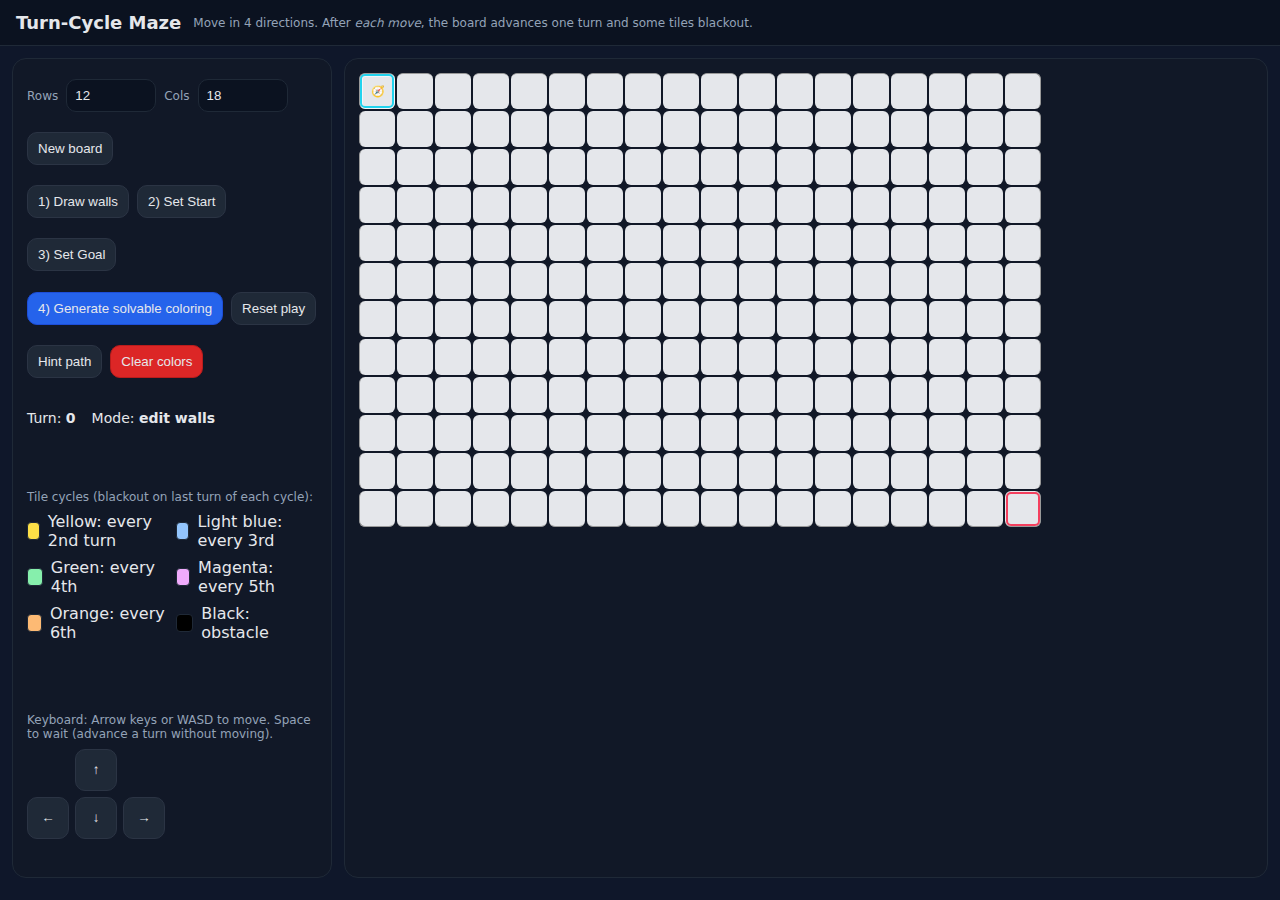
<file: docs/Cmazed.html>
<!doctype html>
<html lang="en">
<head>
  <meta charset="utf-8" />
  <meta name="viewport" content="width=device-width, initial-scale=1" />
  <title>Turn-Cycle Maze</title>
  <style>
    :root{ --cell:36px; --gap:2px; --bg:#0f172a; --panel:#111827; --text:#e5e7eb; --muted:#94a3b8; }
    *{box-sizing:border-box}
    body{margin:0;background:var(--bg);color:var(--text);font-family:ui-sans-serif,system-ui,-apple-system,Segoe UI,Roboto,Ubuntu,"Helvetica Neue",Arial}
    header{display:flex;gap:12px;align-items:center;padding:12px 16px;background:#0b1220;position:sticky;top:0;z-index:5;border-bottom:1px solid #1f2937}
    header h1{font-size:18px;margin:0;font-weight:700}
    header .muted{color:var(--muted);font-size:12px}
    .wrap{display:grid;grid-template-columns:320px 1fr;gap:12px;padding:12px;min-height:calc(100vh - 56px)}
    .panel{background:var(--panel);border:1px solid #1f2937;border-radius:14px;padding:14px}
    .grid{display:grid;gap:var(--gap);place-content:start}
    .cell{width:var(--cell);height:var(--cell);border-radius:6px;display:grid;place-items:center;font-size:11px;font-weight:700;color:#0b1220;user-select:none}
    .cell.obstacle{background:#000;color:#fff}
    /* Base palette (when "on") */
    .Y{background:#fde047} /* yellow */
    .B{background:#93c5fd} /* light blue */
    .G{background:#86efac} /* green */
    .M{background:#f0abfc} /* magenta */
    .O{background:#fdba74} /* orange */
    .W{background:#e5e7eb;color:#0f172a} /* plain white (used during editing before coloring) */
    .S{outline:2px solid #22d3ee; outline-offset:-3px} /* start */
    .E{outline:2px solid #f43f5e; outline-offset:-3px} /* goal */
    .blackout{background:#0a0a0a !important;color:#e5e7eb}
    .controls{display:grid;gap:8px}
    .controls label{font-size:12px;color:var(--muted)}
    .row{display:flex;gap:8px;align-items:center;flex-wrap:wrap}
    input[type=number]{width:90px;background:#0b1220;border:1px solid #1f2937;border-radius:10px;color:var(--text);padding:8px}
    button{background:#1f2937;border:1px solid #2b3444;color:var(--text);padding:8px 10px;border-radius:10px;cursor:pointer}
    button.primary{background:#2563eb;border-color:#1d4ed8}
    button.warn{background:#dc2626;border-color:#b91c1c}
    .legend{display:grid;grid-template-columns:repeat(2, minmax(0,1fr));gap:8px;margin-top:8px}
    .legend .item{display:flex;align-items:center;gap:8px}
    .mini{width:18px;height:18px;border-radius:4px;border:1px solid #1f2937}
    .pad{height:12px}
    .pad2{height:6px}
    .kbd{display:grid;grid-template-columns:repeat(3,42px);gap:6px;margin-top:8px}
    .kbd button{height:42px}
    .status{display:flex;gap:16px;align-items:center;margin-top:6px;font-size:14px}
    .msg{color:#facc15}
    .small{font-size:12px;color:var(--muted)}
  </style>
</head>
<body>
  <header>
    <h1>Turn‑Cycle Maze</h1>
    <span class="muted">Move in 4 directions. After <em>each move</em>, the board advances one turn and some tiles blackout.</span>
  </header>
  <div class="wrap">
    <section class="panel controls">
      <div class="row">
        <label>Rows</label>
        <input id="rows" type="number" min="3" max="40" value="12" />
        <label>Cols</label>
        <input id="cols" type="number" min="3" max="40" value="18" />
        <button id="newBoard">New board</button>
      </div>
      <div class="row">
        <button id="editWalls">1) Draw walls</button>
        <button id="setStart">2) Set Start</button>
        <button id="setGoal">3) Set Goal</button>
      </div>
      <div class="row">
        <button id="colorize" class="primary">4) Generate solvable coloring</button>
        <button id="resetPlay">Reset play</button>
        <button id="showPath">Hint path</button>
        <button id="clearColors" class="warn">Clear colors</button>
      </div>
      <div class="status">
        <div>Turn: <strong id="turn">0</strong></div>
        <div>Mode: <strong id="mode">edit walls</strong></div>
        <div class="msg" id="msg"></div>
      </div>
      <div class="pad"></div>
      <div>
        <div class="small">Tile cycles (blackout on last turn of each cycle):</div>
        <div class="legend">
          <div class="item"><span class="mini" style="background:#fde047"></span> Yellow: every 2nd turn</div>
          <div class="item"><span class="mini" style="background:#93c5fd"></span> Light blue: every 3rd</div>
          <div class="item"><span class="mini" style="background:#86efac"></span> Green: every 4th</div>
          <div class="item"><span class="mini" style="background:#f0abfc"></span> Magenta: every 5th</div>
          <div class="item"><span class="mini" style="background:#fdba74"></span> Orange: every 6th</div>
          <div class="item"><span class="mini" style="background:#000"></span> Black: obstacle</div>
        </div>
      </div>
      <div class="pad2"></div>
      <div>
        <div class="small">Keyboard: Arrow keys or WASD to move. Space to wait (advance a turn without moving).</div>
        <div class="kbd">
          <div></div><button id="btnUp">↑</button><div></div>
          <button id="btnLeft">←</button><button id="btnDown">↓</button><button id="btnRight">→</button>
        </div>
      </div>
    </section>

    <section class="panel">
      <div id="board" class="grid"></div>
    </section>
  </div>

  <script>
  // --- Data model -----------------------------------------------------------
  const TYPES = {
    OBST: {code:'#', period:1},
    Y:    {code:'Y', period:2}, // yellow: blackout when (t % 2) == 1
    B:    {code:'B', period:3}, // light blue: blackout when (t % 3) == 2
    G:    {code:'G', period:4},
    M:    {code:'M', period:5},
    O:    {code:'O', period:6},
  };
  const COLOR_SET = ['Y','B','G','M','O'];
  const LCM = 60; // lcm(2,3,4,5,6)
    
  let hintEnabled = false; // New state
  let R=12, C=18;
  let grid = []; // cells: {type:'W'|'#'|'Y'|'B'|'G'|'M'|'O'}; W means uncolored/editable empty
  let dragPainting = false; let paintTo = '#';
  let mode = 'editWalls'; // editWalls | setStart | setGoal | play
  let start = {r:0, c:0};
  let goal  = {r:11, c:17};
  let turn = 0; // increases after each player action
  let player = {...start};
  let pathHint = [];

  const elBoard = document.getElementById('board');
  const elTurn = document.getElementById('turn');
  const elMode = document.getElementById('mode');
  const elMsg = document.getElementById('msg');

  function initGrid(){
    grid = Array.from({length:R},(_,r)=>Array.from({length:C},(_,c)=>({type: (r===0&&c===0||r===R-1&&c===C-1)?'W':'W'})));
    player = {...start};
    turn = 0; pathHint = [];
    render();
  }

  function setDims(){
    elBoard.style.gridTemplateColumns = `repeat(${C}, var(--cell))`;
  }

  function blackoutAt(typeCode, t){
    if(typeCode==='#') return true;
    if(typeCode==='W') return false; // plain empty in edit/uncalored state
    const p = TYPES[typeCode].period;
    return (t % p) === (p-1); // blackout on last tick of its cycle
  }
  function turnsUntilBlackout(cell, t) {
  if(cell.type === '#' || cell.type === 'W') return 0; // walls always blackout / empty never
  const p = TYPES[cell.type].period;
  return (p - (t % p) - 1 + p) % p; 
}
  function traversable(r, c, t) {
  if (r < 0 || c < 0 || r >= R || c >= C) return false;
  const cell = grid[r][c];

  // Cannot step on walls
  if (cell.type === '#') return false;

  

  // Always allow start/goal if not black
  if ((r === start.r && c === start.c) || (r === goal.r && c === goal.c)) {
    return true;
  } else {
    // Cannot step on cell that will blackout at the next turn
  if (blackoutAt(cell.type, t)) return false;
  if (blackoutAt(cell.type, t-1)) return false;
  }

  return true;
  }
function getCellVisualType(cell) {
  // For border calculations, treat blackout and fixed black as the same
  if(cell.type === '#' || blackoutAt(cell.type, turn)) return 'BLACK';
  return cell.type; // other types stay the same
}
  function render(){
  setDims();
  elBoard.innerHTML = '';

  for(let r=0;r<R;r++){
    for(let c=0;c<C;c++){
      const div = document.createElement('div');
      const cell = grid[r][c];
      const tNow = turn;
      const isBlackout = blackoutAt(cell.type, tNow);
      div.className = 'cell ' + (cell.type==='W' ? 'W' : (cell.type==='#' ? 'obstacle' : cell.type));
      if(isBlackout && cell.type!=='W' && cell.type!=='#') div.classList.add('blackout');
      if(r===start.r && c===start.c) div.classList.add('S');
      if(r===goal.r && c===goal.c) div.classList.add('E');
       //for bordering
const topCell    = r>0 ? grid[r-1][c] : null;
const bottomCell = r<R-1 ? grid[r+1][c] : null;
const leftCell   = c>0 ? grid[r][c-1] : null;
const rightCell  = c<C-1 ? grid[r][c+1] : null;

const myType = getCellVisualType(cell);
const topType = topCell ? getCellVisualType(topCell) : null;
const bottomType = bottomCell ? getCellVisualType(bottomCell) : null;
const leftType = leftCell ? getCellVisualType(leftCell) : null;
const rightType = rightCell ? getCellVisualType(rightCell) : null;

div.style.borderTop    = (!topType || topType !== myType) ? `1px solid #999` : 'none';
div.style.borderBottom = (!bottomType || bottomType !== myType) ? `1px solid #999` : 'none';
div.style.borderLeft   = (!leftType || leftType !== myType) ? `1px solid #999` : 'none';
div.style.borderRight  = (!rightType || rightType !== myType) ? `1px solid #999` : 'none';
      if(hintEnabled && pathHint.length){
        const hit = pathHint.find(p=>p.r===r&&p.c===c);
        if(hit) { div.style.outline = '2px dashed #a78bfa'; div.style.outlineOffset='-3px'; }
      }

      // Turns left until blackout
      const remainingTurns = (() => {
        if (cell.type === '#' || cell.type === 'W') return '';
        const p = TYPES[cell.type].period;
        const rem = (p - ((tNow % p) + 1)) % p;
        if (rem === 0) return '';
        return rem;
      })();

      // Player or number
      if(player.r===r && player.c===c){
        div.textContent = '🧭';
        div.style.boxShadow='inset 0 0 0 3px rgba(255,255,255,.6)';
      } else {
        div.textContent = remainingTurns;
      }

      div.addEventListener('mousedown', (e)=> onCellDown(e, r, c));
      div.addEventListener('mouseenter', (e)=> onCellEnter(e, r, c));
      elBoard.appendChild(div);
    }
  }
}

  function onCellDown(e,r,c){
    e.preventDefault();
    if(mode==='editWalls'){
      dragPainting = true;
      const cur = grid[r][c].type;
      paintTo = (cur==='#')?'W':'#';
      grid[r][c].type = paintTo;
      if(r===start.r&&c===start.c) start = findFirstOpen();
      if(r===goal.r&&c===goal.c) goal = findLastOpen();
      render();
    } else if(mode==='setStart'){
      if(grid[r][c].type!=='#'){ start={r,c}; player={...start}; mode='editWalls'; uiMode(); render(); }
    } else if(mode==='setGoal'){
      if(grid[r][c].type!=='#'){ goal={r,c}; mode='editWalls'; uiMode(); render(); }
    }
  }
  function onCellEnter(e,r,c){
    if(dragPainting && mode==='editWalls'){
      if(grid[r][c].type!==paintTo){ grid[r][c].type=paintTo; render(); }
    }
  }
  window.addEventListener('mouseup', ()=> dragPainting=false);

  // --- Input (move) ---------------------------------------------------------
  function tryMove(dr,dc){
    if(mode!=='play') return;
    const nr = player.r + dr, nc = player.c + dc;
    const newTurn = turn + 1;
    if(dr===0 && dc===0){ // wait
      turn = newTurn; render(); checkWin(); return;
    }
    if(traversable(nr,nc,newTurn)){
      player = {r:nr,c:nc};
      turn = newTurn; render(); checkWin();
    } else {
      flash('Blocked by blackout or wall.');
    }
  }
  function checkWin(){
    if(player.r===goal.r && player.c===goal.c){
      flash('🎉 Goal! You made it in '+turn+' turns.');
      mode='editWalls'; uiMode();
    }
  }
  function flash(text){ elMsg.textContent = text; setTimeout(()=>{ if(elMsg.textContent===text) elMsg.textContent=''; }, 2000); }

  // --- Coloring & solver ----------------------------------------------------
  function colorizeSolvable(maxAttempts=100){
    // Make all non-wall cells colored (random among Y,B,G,M,O) except start/goal which become Yellow (easiest) to ensure playable spots
    let attempt=0;
    while(attempt++ < maxAttempts){
      for(let r=0;r<R;r++) for(let c=0;c<C;c++){
        if(grid[r][c].type!=='#') grid[r][c].type = COLOR_SET[(Math.random()*COLOR_SET.length)|0];
      }
      grid[start.r][start.c].type='Y';
      grid[goal.r][goal.c].type='Y';
      const route = findPathTimed(start, goal);
      if(route){ pathHint = route; render(); flash('Solvable pattern generated. Press Reset play, then Play!'); return true; }
    }
    flash('Could not find a solvable coloring. Adjust walls/size and try again.');
    return false;
  }

//trap solver
function safePosition(r, c, t) {
  // Position must be traversable now
  if (!traversable(r, c, t)) return false;

  // Also: from this position, there must be at least 1 safe exit next turn
  const dirs = [[1,0], [-1,0], [0,1], [0,-1], [0,0]]; // include wait
  for (const [dr, dc] of dirs) {
    const rr = r + dr, cc = c + dc;
    if (traversable(rr, cc, t + 1)) return true;
  }
  return false; // all exits lead to blackout
}
    
  function findPathTimed(s, g){
    // BFS in (r,c,tmod) space with period LCM. Start at t=turn (usually 0) and disallow stepping onto blackout at t+1
    const key=(r,c,t)=>r+','+c+','+t;
    const q=[]; const prev=new Map(); const seen=new Set();
    const t0 = 0; // we plan from turn 0 for hint
    q.push({r:s.r,c:s.c,t:t0}); seen.add(key(s.r,s.c,t0));
    const dirs=[[1,0],[-1,0],[0,1],[0,-1],[0,0]]; // allow wait
    while(q.length){
      const cur = q.shift();
      if(cur.r===g.r && cur.c===g.c){
        // Reconstruct path at (r,c) only (ignore t). Return cells sequence excluding start.
        const seq=[]; let k=key(cur.r,cur.c,cur.t);
        while(prev.has(k)){ const p=prev.get(k); seq.push({r:cur.r,c:cur.c}); k=p.k; cur.r=p.r; cur.c=p.c; cur.t=p.t; }
        return seq.reverse();
      }
      for(const [dr,dc] of dirs){
      const nr=cur.r+dr, nc=cur.c+dc, nt=(cur.t+1)%LCM;

      // Use the corrected traversable
      if (!safePosition(nr, nc, cur.t+1)) continue;
      if(!traversable(nr,nc,cur.t+1)) continue;

  const k2=key(nr,nc,nt);
  if(seen.has(k2)) continue;
  seen.add(k2);
  prev.set(k2,{k:key(cur.r,cur.c,cur.t), r:cur.r, c:cur.c, t:cur.t});
  q.push({r:nr,c:nc,t:nt});
}
    }
    return null;
  }

  // --- UI wiring ------------------------------------------------------------
  document.getElementById('newBoard').addEventListener('click', ()=>{
    R = clamp(parseInt(document.getElementById('rows').value)||12,3,40);
    C = clamp(parseInt(document.getElementById('cols').value)||18,3,40);
    start = {r:0,c:0}; goal = {r:R-1,c:C-1};
    initGrid();
  });
  document.getElementById('editWalls').addEventListener('click', ()=>{ mode='editWalls'; uiMode(); });
  document.getElementById('setStart').addEventListener('click', ()=>{ mode='setStart'; uiMode(); });
  document.getElementById('setGoal').addEventListener('click', ()=>{ mode='setGoal'; uiMode(); });
  document.getElementById('colorize').addEventListener('click', ()=>{ colorizeSolvable(); });
  document.getElementById('resetPlay').addEventListener('click', ()=>{ player={...start}; turn=0; mode='play'; uiMode(); render(); });
  document.getElementById('clearColors').addEventListener('click', ()=>{
    for(let r=0;r<R;r++) for(let c=0;c<C;c++) if(grid[r][c].type!=='#') grid[r][c].type='W';
    pathHint=[]; turn=0; player={...start}; mode='editWalls'; uiMode(); render();
  });
  document.getElementById('showPath').addEventListener('click', ()=>{
  if (hintEnabled) {
    hintEnabled = false;
    flash('Hint path hidden.');
  } else {
    const route = findPathTimed(player, goal);
    if (route) {
      pathHint = route;
      hintEnabled = true;
      flash('Hint shown (dashed).');
    } else {
      flash('No timed path from current position.');
    }
  }
  render();
});
  document.getElementById('btnUp').addEventListener('click', ()=>tryMove(-1,0));
  document.getElementById('btnDown').addEventListener('click', ()=>tryMove(1,0));
  document.getElementById('btnLeft').addEventListener('click', ()=>tryMove(0,-1));
  document.getElementById('btnRight').addEventListener('click', ()=>tryMove(0,1));

  window.addEventListener('keydown', (e)=>{
    if(e.key==='ArrowUp'||e.key==='w') { tryMove(-1,0); e.preventDefault(); }
    else if(e.key==='ArrowDown'||e.key==='s') { tryMove(1,0); e.preventDefault(); }
    else if(e.key==='ArrowLeft'||e.key==='a') { tryMove(0,-1); e.preventDefault(); }
    else if(e.key==='ArrowRight'||e.key==='d') { tryMove(0,1); e.preventDefault(); }
    else if(e.key===' '){ tryMove(0,0); e.preventDefault(); }
  });

  function uiMode(){
    elMode.textContent = mode.replace(/([A-Z])/g,' $1').toLowerCase();
    elTurn.textContent = String(turn);
  }

  function clamp(v,a,b){ return Math.max(a, Math.min(b, v)); }
  function findFirstOpen(){ for(let r=0;r<R;r++) for(let c=0;c<C;c++) if(grid[r][c].type!=='#') return {r,c}; return {r:0,c:0}; }
  function findLastOpen(){ for(let r=R-1;r>=0;r--) for(let c=C-1;c>=0;c--) if(grid[r][c].type!=='#') return {r,c}; return {r:R-1,c:C-1}; }

  // --- boot -----------------------------------------------------------------
  initGrid(); uiMode();
  </script>
</body>
</html>
</file>
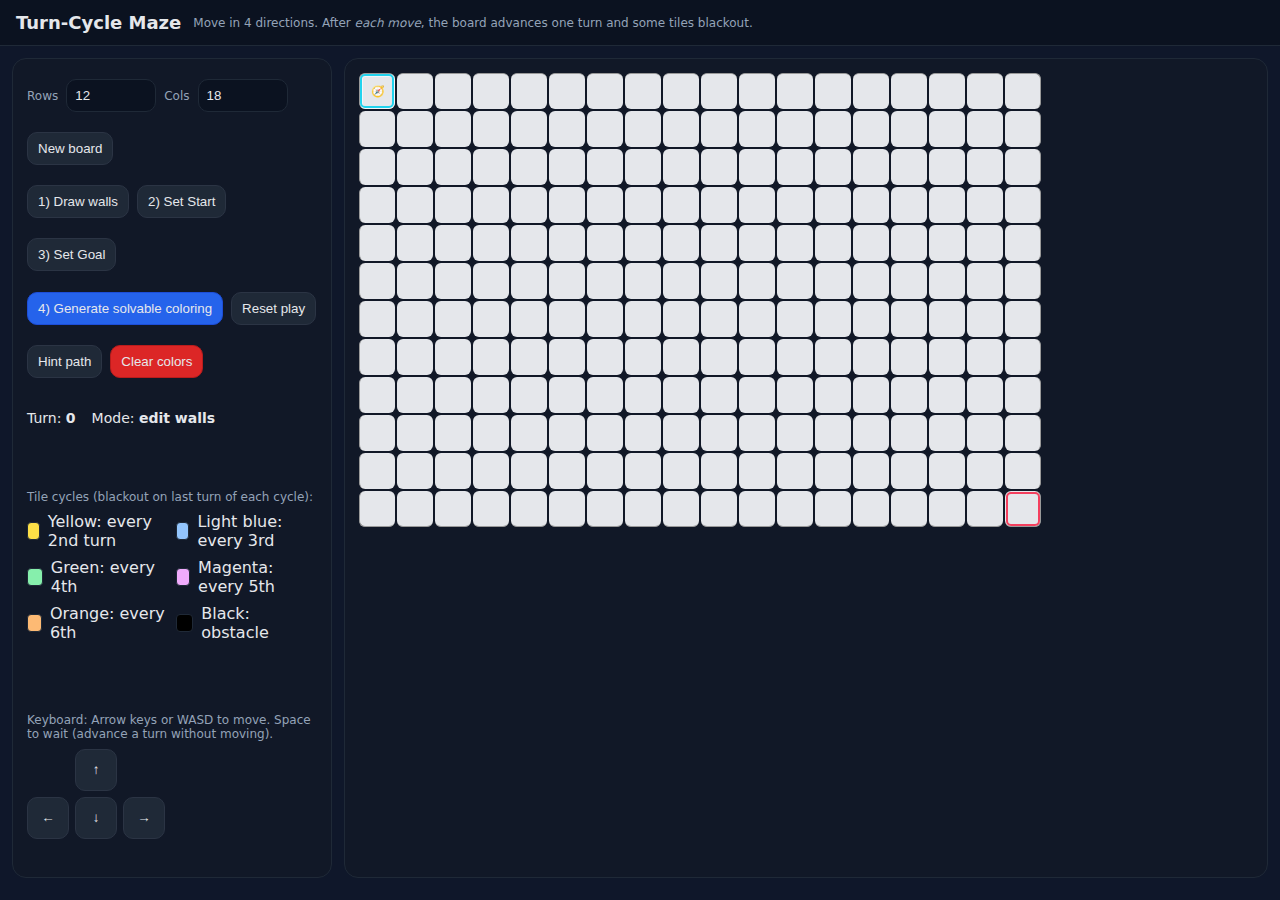
<file: docs/Cmazed1.html>
<!doctype html>
<html lang="en">
<head>
  <meta charset="utf-8" />
  <meta name="viewport" content="width=device-width, initial-scale=1" />
  <title>Turn-Cycle Maze</title>
  <style>
    :root{ --cell:36px; --gap:2px; --bg:#0f172a; --panel:#111827; --text:#e5e7eb; --muted:#94a3b8; }
    *{box-sizing:border-box}
    body{margin:0;background:var(--bg);color:var(--text);font-family:ui-sans-serif,system-ui,-apple-system,Segoe UI,Roboto,Ubuntu,"Helvetica Neue",Arial}
    header{display:flex;gap:12px;align-items:center;padding:12px 16px;background:#0b1220;position:sticky;top:0;z-index:5;border-bottom:1px solid #1f2937}
    header h1{font-size:18px;margin:0;font-weight:700}
    header .muted{color:var(--muted);font-size:12px}
    .wrap{display:grid;grid-template-columns:320px 1fr;gap:12px;padding:12px;min-height:calc(100vh - 56px)}
    .panel{background:var(--panel);border:1px solid #1f2937;border-radius:14px;padding:14px}
    .grid{display:grid;gap:var(--gap);place-content:start}
    .cell{width:var(--cell);height:var(--cell);border-radius:6px;display:grid;place-items:center;font-size:11px;font-weight:700;color:#0b1220;user-select:none}
    .cell.obstacle{background:#000;color:#fff}
    /* Base palette (when "on") */
    .Y{background:#fde047} /* yellow */
    .B{background:#93c5fd} /* light blue */
    .G{background:#86efac} /* green */
    .M{background:#f0abfc} /* magenta */
    .O{background:#fdba74} /* orange */
    .W{background:#e5e7eb;color:#0f172a} /* plain white (used during editing before coloring) */
    .S{outline:2px solid #22d3ee; outline-offset:-3px} /* start */
    .E{outline:2px solid #f43f5e; outline-offset:-3px} /* goal */
    .blackout{background:#0a0a0a !important;color:#e5e7eb}
    .controls{display:grid;gap:8px}
    .controls label{font-size:12px;color:var(--muted)}
    .row{display:flex;gap:8px;align-items:center;flex-wrap:wrap}
    input[type=number]{width:90px;background:#0b1220;border:1px solid #1f2937;border-radius:10px;color:var(--text);padding:8px}
    button{background:#1f2937;border:1px solid #2b3444;color:var(--text);padding:8px 10px;border-radius:10px;cursor:pointer}
    button.primary{background:#2563eb;border-color:#1d4ed8}
    button.warn{background:#dc2626;border-color:#b91c1c}
    .legend{display:grid;grid-template-columns:repeat(2, minmax(0,1fr));gap:8px;margin-top:8px}
    .legend .item{display:flex;align-items:center;gap:8px}
    .mini{width:18px;height:18px;border-radius:4px;border:1px solid #1f2937}
    .pad{height:12px}
    .pad2{height:6px}
    .kbd{display:grid;grid-template-columns:repeat(3,42px);gap:6px;margin-top:8px}
    .kbd button{height:42px}
    .status{display:flex;gap:16px;align-items:center;margin-top:6px;font-size:14px}
    .msg{color:#facc15}
    .small{font-size:12px;color:var(--muted)}
  </style>
</head>
<body>
  <header>
    <h1>Turn‑Cycle Maze</h1>
    <span class="muted">Move in 4 directions. After <em>each move</em>, the board advances one turn and some tiles blackout.</span>
  </header>
  <div class="wrap">
    <section class="panel controls">
      <div class="row">
        <label>Rows</label>
        <input id="rows" type="number" min="3" max="40" value="12" />
        <label>Cols</label>
        <input id="cols" type="number" min="3" max="40" value="18" />
        <button id="newBoard">New board</button>
      </div>
      <div class="row">
        <button id="editWalls">1) Draw walls</button>
        <button id="setStart">2) Set Start</button>
        <button id="setGoal">3) Set Goal</button>
      </div>
      <div class="row">
        <button id="colorize" class="primary">4) Generate solvable coloring</button>
        <button id="resetPlay">Reset play</button>
        <button id="showPath">Hint path</button>
        <button id="clearColors" class="warn">Clear colors</button>
      </div>
      <div class="status">
        <div>Turn: <strong id="turn">0</strong></div>
        <div>Mode: <strong id="mode">edit walls</strong></div>
        <div class="msg" id="msg"></div>
      </div>
      <div class="pad"></div>
      <div>
        <div class="small">Tile cycles (blackout on last turn of each cycle):</div>
        <div class="legend">
          <div class="item"><span class="mini" style="background:#fde047"></span> Yellow: every 2nd turn</div>
          <div class="item"><span class="mini" style="background:#93c5fd"></span> Light blue: every 3rd</div>
          <div class="item"><span class="mini" style="background:#86efac"></span> Green: every 4th</div>
          <div class="item"><span class="mini" style="background:#f0abfc"></span> Magenta: every 5th</div>
          <div class="item"><span class="mini" style="background:#fdba74"></span> Orange: every 6th</div>
          <div class="item"><span class="mini" style="background:#000"></span> Black: obstacle</div>
        </div>
      </div>
      <div class="pad2"></div>
      <div>
        <div class="small">Keyboard: Arrow keys or WASD to move. Space to wait (advance a turn without moving).</div>
        <div class="kbd">
          <div></div><button id="btnUp">↑</button><div></div>
          <button id="btnLeft">←</button><button id="btnDown">↓</button><button id="btnRight">→</button>
        </div>
      </div>
    </section>

    <section class="panel">
      <div id="board" class="grid"></div>
    </section>
  </div>

  <script>
  // --- Data model -----------------------------------------------------------
  const TYPES = {
    OBST: {code:'#', period:1},
    Y:    {code:'Y', period:2}, // yellow: blackout when (t % 2) == 1
    B:    {code:'B', period:3}, // light blue: blackout when (t % 3) == 2
    G:    {code:'G', period:4},
    M:    {code:'M', period:5},
    O:    {code:'O', period:6},
  };
  const COLOR_SET = ['Y','B','G','M','O'];
  const LCM = 60; // lcm(2,3,4,5,6)
    
  let hintEnabled = false; // New state
  let R=12, C=18;
  let grid = []; // cells: {type:'W'|'#'|'Y'|'B'|'G'|'M'|'O'}; W means uncolored/editable empty
  let dragPainting = false; let paintTo = '#';
  let mode = 'editWalls'; // editWalls | setStart | setGoal | play
  let start = {r:0, c:0};
  let goal  = {r:11, c:17};
  let turn = 0; // increases after each player action
  let player = {...start};
  let pathHint = [];

  const elBoard = document.getElementById('board');
  const elTurn = document.getElementById('turn');
  const elMode = document.getElementById('mode');
  const elMsg = document.getElementById('msg');

  function initGrid(){
    grid = Array.from({length:R},(_,r)=>Array.from({length:C},(_,c)=>({type: (r===0&&c===0||r===R-1&&c===C-1)?'W':'W'})));
    player = {...start};
    turn = 0; pathHint = [];
    render();
  }

  function setDims(){
    elBoard.style.gridTemplateColumns = `repeat(${C}, var(--cell))`;
  }

  function blackoutAt(typeCode, t){
    if(typeCode==='#') return true;
    if(typeCode==='W') return false; // plain empty in edit/uncalored state
    const p = TYPES[typeCode].period;
    return (t % p) === (p-1); // blackout on last tick of its cycle
  }
  function turnsUntilBlackout(cell, t) {
  if(cell.type === '#' || cell.type === 'W') return 0; // walls always blackout / empty never
  const p = TYPES[cell.type].period;
  return (p - (t % p) - 1 + p) % p; 
}
  function traversable(r, c, t) {
  if (r < 0 || c < 0 || r >= R || c >= C) return false;
  const cell = grid[r][c];

  // Cannot step on walls
  if (cell.type === '#') return false;

  

  // Always allow start/goal if not black
  if ((r === start.r && c === start.c) || (r === goal.r && c === goal.c)) {
    return true;
  } else {
    // Cannot step on cell that will blackout at the next turn
  if (blackoutAt(cell.type, t)) return false;
  if (blackoutAt(cell.type, t-1)) return false;
  }

  return true;
  }
function getCellVisualType(cell) {
  // For border calculations, treat blackout and fixed black as the same
  if(cell.type === '#' || blackoutAt(cell.type, turn)) return 'BLACK';
  return cell.type; // other types stay the same
}
  function render(){
  setDims();
  elBoard.innerHTML = '';

  for(let r=0;r<R;r++){
    for(let c=0;c<C;c++){
      const div = document.createElement('div');
      const cell = grid[r][c];
      const tNow = turn;
      const isBlackout = blackoutAt(cell.type, tNow);
      div.className = 'cell ' + (cell.type==='W' ? 'W' : (cell.type==='#' ? 'obstacle' : cell.type));
      if(isBlackout && cell.type!=='W' && cell.type!=='#') div.classList.add('blackout');
      if(r===start.r && c===start.c) div.classList.add('S');
      if(r===goal.r && c===goal.c) div.classList.add('E');
       //for bordering
const topCell    = r>0 ? grid[r-1][c] : null;
const bottomCell = r<R-1 ? grid[r+1][c] : null;
const leftCell   = c>0 ? grid[r][c-1] : null;
const rightCell  = c<C-1 ? grid[r][c+1] : null;

const myType = getCellVisualType(cell);
const topType = topCell ? getCellVisualType(topCell) : null;
const bottomType = bottomCell ? getCellVisualType(bottomCell) : null;
const leftType = leftCell ? getCellVisualType(leftCell) : null;
const rightType = rightCell ? getCellVisualType(rightCell) : null;

div.style.borderTop    = (!topType || topType !== myType) ? `1px solid #999` : 'none';
div.style.borderBottom = (!bottomType || bottomType !== myType) ? `1px solid #999` : 'none';
div.style.borderLeft   = (!leftType || leftType !== myType) ? `1px solid #999` : 'none';
div.style.borderRight  = (!rightType || rightType !== myType) ? `1px solid #999` : 'none';
      if(hintEnabled && pathHint.length){
        const hit = pathHint.find(p=>p.r===r&&p.c===c);
        if(hit) { div.style.outline = '2px dashed #a78bfa'; div.style.outlineOffset='-3px'; }
      }

      // Turns left until blackout
      const remainingTurns = (() => {
        if (cell.type === '#' || cell.type === 'W') return '';
        const p = TYPES[cell.type].period;
        const rem = (p - ((tNow % p) + 1)) % p;
        if (rem === 0) return '';
        return rem;
      })();

      // Player or number
      if(player.r===r && player.c===c){
        div.textContent = '🧭';
        div.style.boxShadow='inset 0 0 0 3px rgba(255,255,255,.6)';
      } else {
        div.textContent = remainingTurns;
      }

      div.addEventListener('mousedown', (e)=> onCellDown(e, r, c));
      div.addEventListener('mouseenter', (e)=> onCellEnter(e, r, c));
      elBoard.appendChild(div);
    }
  }
}

  function onCellDown(e,r,c){
    e.preventDefault();
    if(mode==='editWalls'){
      dragPainting = true;
      const cur = grid[r][c].type;
      paintTo = (cur==='#')?'W':'#';
      grid[r][c].type = paintTo;
      if(r===start.r&&c===start.c) start = findFirstOpen();
      if(r===goal.r&&c===goal.c) goal = findLastOpen();
      render();
    } else if(mode==='setStart'){
      if(grid[r][c].type!=='#'){ start={r,c}; player={...start}; mode='editWalls'; uiMode(); render(); }
    } else if(mode==='setGoal'){
      if(grid[r][c].type!=='#'){ goal={r,c}; mode='editWalls'; uiMode(); render(); }
    }
  }
  function onCellEnter(e,r,c){
    if(dragPainting && mode==='editWalls'){
      if(grid[r][c].type!==paintTo){ grid[r][c].type=paintTo; render(); }
    }
  }
  window.addEventListener('mouseup', ()=> dragPainting=false);

  // --- Input (move) ---------------------------------------------------------
  function tryMove(dr,dc){
    if(mode!=='play') return;
    const nr = player.r + dr, nc = player.c + dc;
    const newTurn = turn + 1;
    if(dr===0 && dc===0){ // wait
      turn = newTurn; render(); checkWin(); return;
    }
    if(traversable(nr,nc,newTurn)){
      player = {r:nr,c:nc};
      turn = newTurn; render(); checkWin();
    } else {
      flash('Blocked by blackout or wall.');
    }
  }
  function checkWin(){
    if(player.r===goal.r && player.c===goal.c){
      flash('🎉 Goal! You made it in '+turn+' turns.');
      mode='editWalls'; uiMode();
    }
  }
  function flash(text){ elMsg.textContent = text; setTimeout(()=>{ if(elMsg.textContent===text) elMsg.textContent=''; }, 2000); }



    
  // --- Coloring & solver ----------------------------------------------------
function isBoardFullySafe() {
  const seen = new Set();
  const q = [{ r: start.r, c: start.c, t: 0 }];
  const key = (r, c, t) => `${r},${c},${t}`;
  seen.add(key(start.r, start.c, 0));

  while (q.length) {
    const cur = q.shift();
    // If any position is unsafe, reject
    if (!safePosition(cur.r, cur.c, cur.t)) return false;

    const dirs = [[1,0],[-1,0],[0,1],[0,-1],[0,0]];
    for (const [dr, dc] of dirs) {
      const nr = cur.r + dr, nc = cur.c + dc, nt = (cur.t + 1) % LCM;
      if (!safePosition(nr, nc, nt)) continue;
      const k = key(nr, nc, nt);
      if (!seen.has(k)) {
        seen.add(k);
        q.push({ r: nr, c: nc, t: nt });
      }
    }
  }

  // Board is safe if we reached the goal during exploration
  return [...seen].some(k => {
    const [r, c] = k.split(',').map(Number);
    return r === goal.r && c === goal.c;
  });
}



    
  function colorizeSolvable(maxAttempts=100){
  let attempt = 0;
  while (attempt++ < maxAttempts) {
    for (let r=0;r<R;r++) {
      for (let c=0;c<C;c++) {
        if (grid[r][c].type !== '#')
          grid[r][c].type = COLOR_SET[(Math.random() * COLOR_SET.length) | 0];
      }
    }
    grid[start.r][start.c].type = 'Y';
    grid[goal.r][goal.c].type = 'Y';

    const route = findPathTimed(start, goal);
    if (route && isBoardFullySafe()) {
      pathHint = route;
      render();
      flash('Safe solvable pattern generated.');
      return true;
    }
  }
  flash('Could not find a safe solvable coloring.');
  return false;
}


//trap solver
function safePosition(r, c, t) {
  // Position must be traversable now
  if (!traversable(r, c, t)) return false;

  // Also: from this position, there must be at least 1 safe exit next turn
  const dirs = [[1,0], [-1,0], [0,1], [0,-1], [0,0]]; // include wait
  for (const [dr, dc] of dirs) {
    const rr = r + dr, cc = c + dc;
    if (traversable(rr, cc, t + 1)) return true;
  }
  return false; // all exits lead to blackout
}
    
  function findPathTimed(s, g){
    // BFS in (r,c,tmod) space with period LCM. Start at t=turn (usually 0) and disallow stepping onto blackout at t+1
    const key=(r,c,t)=>r+','+c+','+t;
    const q=[]; const prev=new Map(); const seen=new Set();
    const t0 = 0; // we plan from turn 0 for hint
    q.push({r:s.r,c:s.c,t:t0}); seen.add(key(s.r,s.c,t0));
    const dirs=[[1,0],[-1,0],[0,1],[0,-1],[0,0]]; // allow wait
    while(q.length){
      const cur = q.shift();
      if(cur.r===g.r && cur.c===g.c){
        // Reconstruct path at (r,c) only (ignore t). Return cells sequence excluding start.
        const seq=[]; let k=key(cur.r,cur.c,cur.t);
        while(prev.has(k)){ const p=prev.get(k); seq.push({r:cur.r,c:cur.c}); k=p.k; cur.r=p.r; cur.c=p.c; cur.t=p.t; }
        return seq.reverse();
      }
      for(const [dr,dc] of dirs){
      const nr=cur.r+dr, nc=cur.c+dc, nt=(cur.t+1)%LCM;

      // Use the corrected traversable
      if (!safePosition(nr, nc, cur.t+1)) continue;
      if(!traversable(nr,nc,cur.t+1)) continue;

  const k2=key(nr,nc,nt);
  if(seen.has(k2)) continue;
  seen.add(k2);
  prev.set(k2,{k:key(cur.r,cur.c,cur.t), r:cur.r, c:cur.c, t:cur.t});
  q.push({r:nr,c:nc,t:nt});
}
    }
    return null;
  }

  // --- UI wiring ------------------------------------------------------------
  document.getElementById('newBoard').addEventListener('click', ()=>{
    R = clamp(parseInt(document.getElementById('rows').value)||12,3,40);
    C = clamp(parseInt(document.getElementById('cols').value)||18,3,40);
    start = {r:0,c:0}; goal = {r:R-1,c:C-1};
    initGrid();
  });
  document.getElementById('editWalls').addEventListener('click', ()=>{ mode='editWalls'; uiMode(); });
  document.getElementById('setStart').addEventListener('click', ()=>{ mode='setStart'; uiMode(); });
  document.getElementById('setGoal').addEventListener('click', ()=>{ mode='setGoal'; uiMode(); });
  document.getElementById('colorize').addEventListener('click', ()=>{ colorizeSolvable(); });
  document.getElementById('resetPlay').addEventListener('click', ()=>{ player={...start}; turn=0; mode='play'; uiMode(); render(); });
  document.getElementById('clearColors').addEventListener('click', ()=>{
    for(let r=0;r<R;r++) for(let c=0;c<C;c++) if(grid[r][c].type!=='#') grid[r][c].type='W';
    pathHint=[]; turn=0; player={...start}; mode='editWalls'; uiMode(); render();
  });
  document.getElementById('showPath').addEventListener('click', ()=>{
  if (hintEnabled) {
    hintEnabled = false;
    flash('Hint path hidden.');
  } else {
    const route = findPathTimed(player, goal);
    if (route) {
      pathHint = route;
      hintEnabled = true;
      flash('Hint shown (dashed).');
    } else {
      flash('No timed path from current position.');
    }
  }
  render();
});
  document.getElementById('btnUp').addEventListener('click', ()=>tryMove(-1,0));
  document.getElementById('btnDown').addEventListener('click', ()=>tryMove(1,0));
  document.getElementById('btnLeft').addEventListener('click', ()=>tryMove(0,-1));
  document.getElementById('btnRight').addEventListener('click', ()=>tryMove(0,1));

  window.addEventListener('keydown', (e)=>{
    if(e.key==='ArrowUp'||e.key==='w') { tryMove(-1,0); e.preventDefault(); }
    else if(e.key==='ArrowDown'||e.key==='s') { tryMove(1,0); e.preventDefault(); }
    else if(e.key==='ArrowLeft'||e.key==='a') { tryMove(0,-1); e.preventDefault(); }
    else if(e.key==='ArrowRight'||e.key==='d') { tryMove(0,1); e.preventDefault(); }
    else if(e.key===' '){ tryMove(0,0); e.preventDefault(); }
  });

  function uiMode(){
    elMode.textContent = mode.replace(/([A-Z])/g,' $1').toLowerCase();
    elTurn.textContent = String(turn);
  }

  function clamp(v,a,b){ return Math.max(a, Math.min(b, v)); }
  function findFirstOpen(){ for(let r=0;r<R;r++) for(let c=0;c<C;c++) if(grid[r][c].type!=='#') return {r,c}; return {r:0,c:0}; }
  function findLastOpen(){ for(let r=R-1;r>=0;r--) for(let c=C-1;c>=0;c--) if(grid[r][c].type!=='#') return {r,c}; return {r:R-1,c:C-1}; }

  // --- boot -----------------------------------------------------------------
  initGrid(); uiMode();
  </script>
</body>
</html>
</file>
